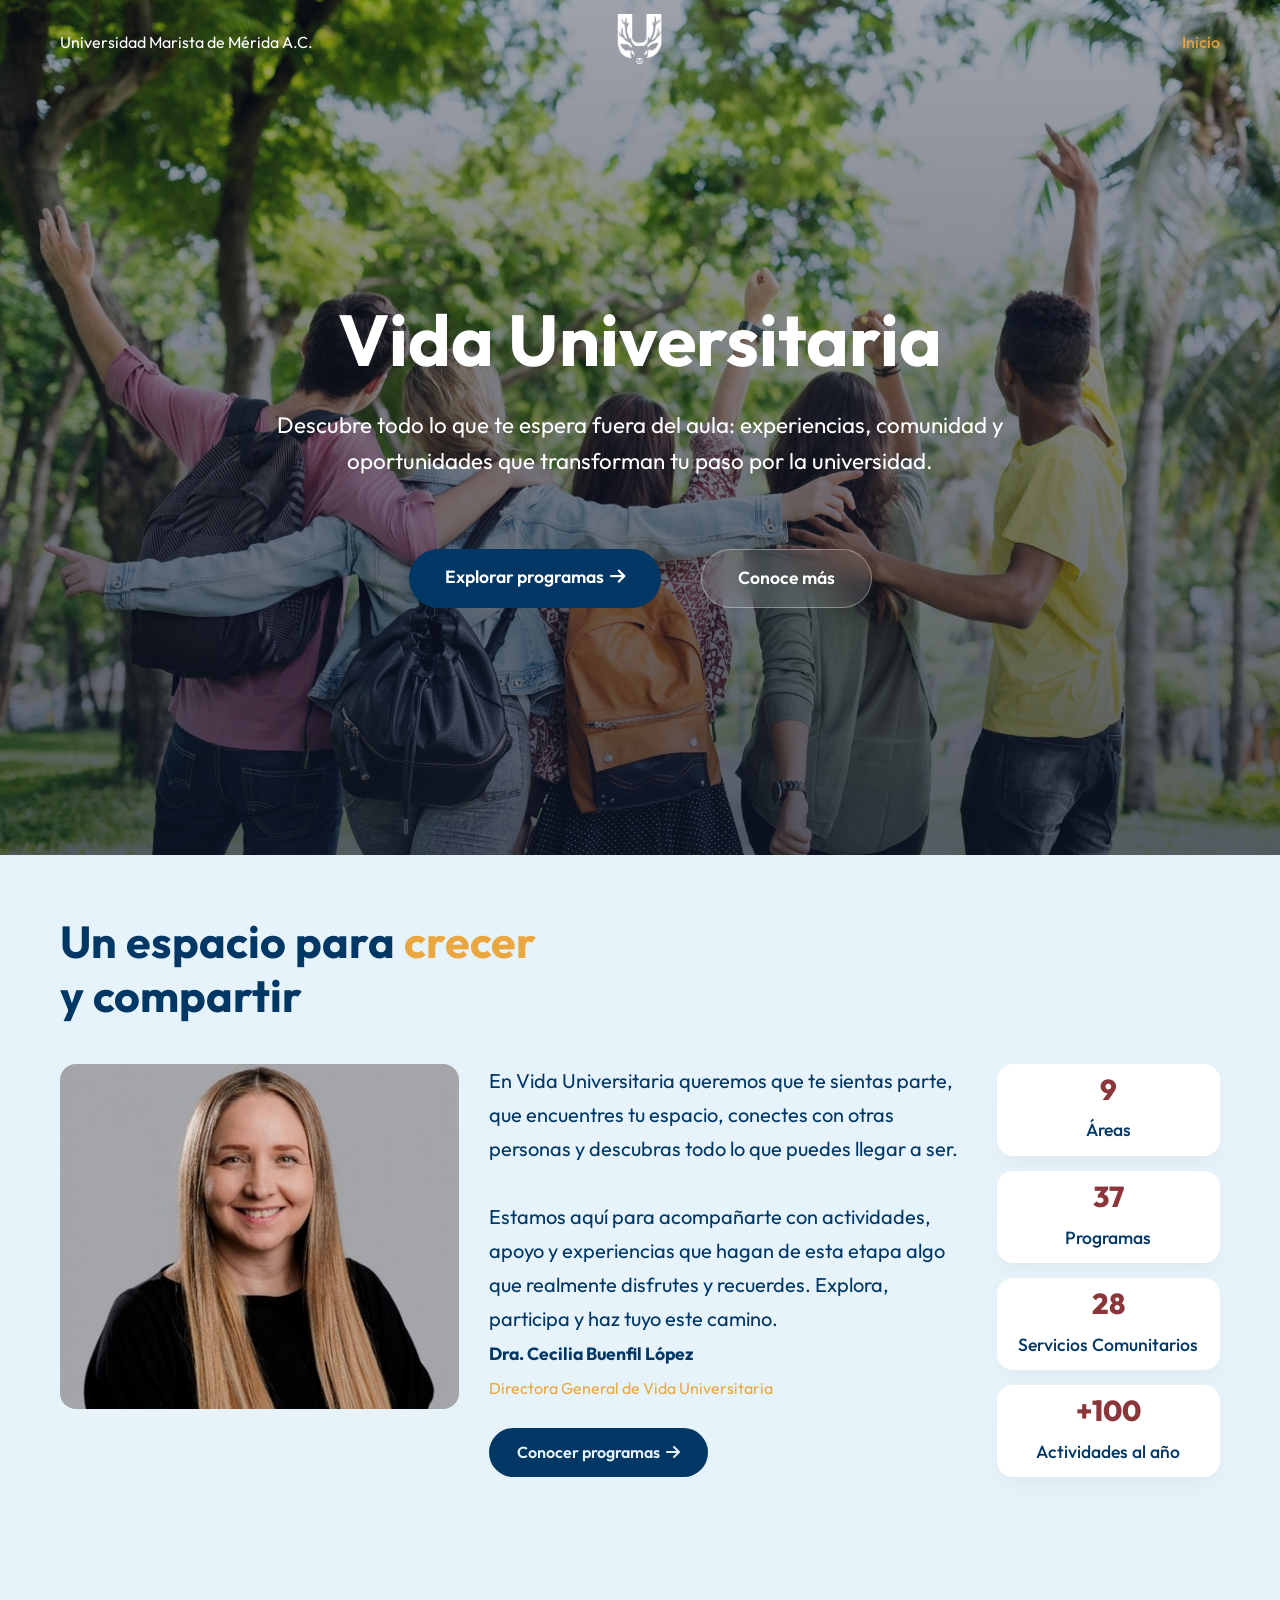
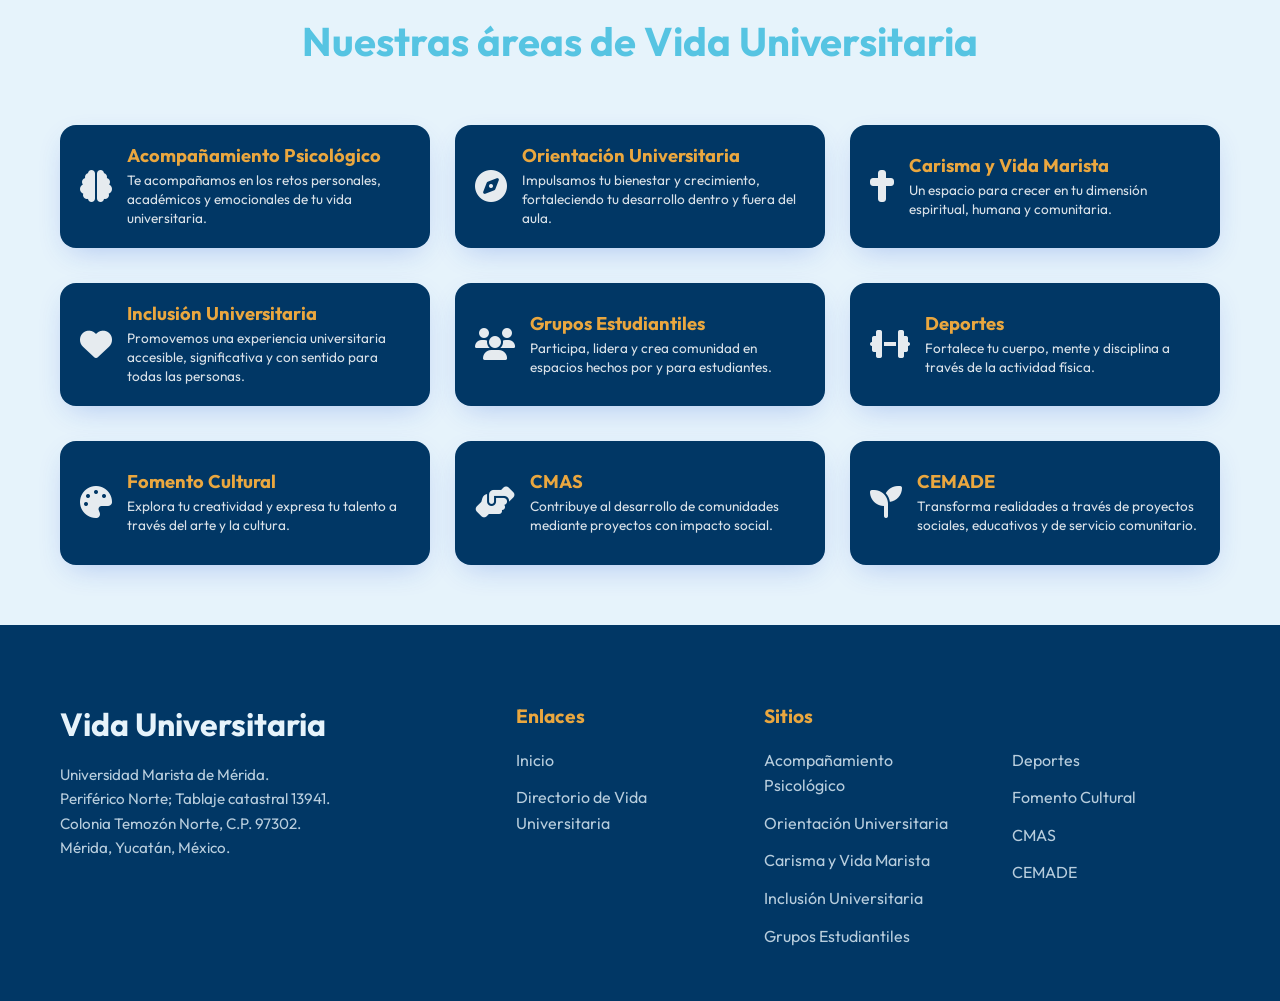
<file: index.html>
<!DOCTYPE html>
<html lang="en">
<head>
  <meta charset="UTF-8">
  <meta name="viewport" content="width=device-width, initial-scale=1.0">
  <title>Vida Universitaria UMM</title>
  
  <meta name="description" content="Descubre todo lo que te espera fuera del aula: experiencias, comunidad y oportunidades que transforman tu paso por la Universidad Marista.">
  
  <!-- Open Graph / Redes Sociales -->
  <meta property="og:type" content="website">
  <meta property="og:title" content="Vida Universitaria UMM">
  <meta property="og:description" content="Descubre todo lo que te espera fuera del aula: experiencias, comunidad y oportunidades que transforman tu paso por la Universidad Marista.">
  <!-- Puedes sustituir "46877.jpg" por la ruta de cualquier otra imagen que prefieras (idealmente con el link completo si es posible) -->
  <meta property="og:image" content="https://raw.githubusercontent.com/VidaUniversitaria/Inicio/main/46877.jpg">
  <link rel="preconnect" href="https://fonts.googleapis.com">
  <link rel="preconnect" href="https://fonts.gstatic.com" crossorigin>
  <link href="https://fonts.googleapis.com/css2?family=Outfit:wght@400;500;600;700;800&display=swap" rel="stylesheet">
  
  <link rel="stylesheet" href="https://cdnjs.cloudflare.com/ajax/libs/font-awesome/6.4.0/css/all.min.css">
  
  <link rel="stylesheet" href="styles.css">
</head>
<body>

  <!-- HIGHLIGHT: HERO SECTION -->
  <section class="hero" id="home">
    <div class="overlay"></div>
    <header class="navbar">
      <div class="nav-left">
        <span class="logo">Universidad Marista de Mérida A.C.</span>
      </div>
      <div class="nav-center">
        <a href="#home"><img src="Logo.png" alt="Logo Vida Marista" class="nav-logo-icon"></a>
      </div>
      <div class="nav-right">
        <a href="#home" style="color: #EAA73F;">Inicio</a>
      </div>
      <div class="mobile-menu-btn" id="mobileMenuBtn">
        <i class="fa-solid fa-bars"></i>
      </div>
    </header>

    <div class="hero-content">
      <h1>Vida Universitaria</h1>
      <p>Descubre todo lo que te espera fuera del aula: experiencias, comunidad y oportunidades que transforman tu paso por la universidad.</p>
      
      <div class="hero-actions">
        <a href="#course" class="btn btn-primary">Explorar programas &nbsp;<i class="fa-solid fa-arrow-right"></i></a>
        <a href="#about" class="btn btn-glass">Conoce más</a>
      </div>
    </div>
  </section>

  <!-- HIGHLIGHT: COMMITMENT SECTION -->
  <section class="commitment" id="about" style="padding: 60px 0 80px;">
    <div class="container">
      <div class="commitment-header">
        <h2>Un espacio para <span style="color: #EAA73F;">crecer</span><br>y compartir</h2>
        <p></p>
      </div>

      <div class="commitment-grid">
        <div class="col-left" style="display: flex; align-items: stretch;">
          <img src="Personal/Directora.jpg" alt="Directora" class="img-main" style="height: 100%; max-height: 345px;">
        </div>
        
        <div class="col-center" style="justify-content: flex-start;">
          <p class="center-desc" style="margin-top: 0; font-size: 1.25rem; line-height: 1.7; text-align: left;">
            En Vida Universitaria queremos que te sientas parte, que encuentres tu espacio, conectes con otras personas y descubras todo lo que puedes llegar a ser.<br><br>
            Estamos aquí para acompañarte con actividades, apoyo y experiencias que hagan de esta etapa algo que realmente disfrutes y recuerdes. Explora, participa y haz tuyo este camino.<br>
            <strong style="font-size: 1.1rem;">Dra. Cecilia Buenfil López</strong><br>
            <span style="color: #EAA73F; font-size: 1rem;">Directora General de Vida Universitaria</span>
          </p>
          <a href="#course" class="btn btn-primary btn-round" style="margin-top: auto;">Conocer programas &nbsp;<i class="fa-solid fa-arrow-right"></i></a>
        </div>
        
        <div class="col-right">
          <div class="stat-card" style="padding: 10px 20px;">
            <span class="stat-num text-primary">9</span>
            <span class="stat-label">Áreas</span>
          </div>
          <div class="stat-card" style="padding: 10px 20px;">
            <span class="stat-num text-green">37</span>
            <span class="stat-label">Programas</span>
          </div>
          <div class="stat-card" style="padding: 10px 20px;">
            <span class="stat-num text-blue-light">28</span>
            <span class="stat-label">Servicios Comunitarios</span>
          </div>
          <div class="stat-card" style="padding: 10px 20px;">
            <span class="stat-num text-primary">+100</span>
            <span class="stat-label">Actividades al año</span>
          </div>
        </div>
      </div>
    </div>
  </section>

  <!-- HIGHLIGHT: OFFERINGS SECTION -->
  <section class="offerings" id="course" style="padding: 60px 0;">
    <div class="container offerings-container">
      <div class="section-title center">
        <h2 class="text-primary-dark" style="margin-bottom: 0;">Nuestras áreas de Vida Universitaria</h2>
      </div>

      <div class="offerings-grid">
        <a href="acompanamiento-psicologico.html" class="course-card" style="text-decoration: none;">
          <div class="course-icon"><i class="fa-solid fa-brain"></i></div>
          <div class="course-info">
            <h3>Acompañamiento Psicológico</h3>
            <p>Te acompañamos en los retos personales, académicos y emocionales de tu vida universitaria.</p>
          </div>
        </a>
        <a href="orientacion-universitaria.html" class="course-card" style="text-decoration: none;">
          <div class="course-icon"><i class="fa-solid fa-compass"></i></div>
          <div class="course-info">
            <h3>Orientación Universitaria</h3>
            <p>Impulsamos tu bienestar y crecimiento, fortaleciendo tu desarrollo dentro y fuera del aula.</p>
          </div>
        </a>
        <a href="carisma-y-vida-marista.html" class="course-card" style="text-decoration: none;">
          <div class="course-icon"><i class="fa-solid fa-cross"></i></div>
          <div class="course-info">
            <h3>Carisma y Vida Marista</h3>
            <p>Un espacio para crecer en tu dimensión espiritual, humana y comunitaria.</p>
          </div>
        </a>
        <a href="inclusion-universitaria.html" class="course-card" style="text-decoration: none;">
          <div class="course-icon"><i class="fa-solid fa-heart"></i></div>
          <div class="course-info">
            <h3>Inclusión Universitaria</h3>
            <p>Promovemos una experiencia universitaria accesible, significativa y con sentido para todas las personas.</p>
          </div>
        </a>
        <a href="grupos-estudiantiles.html" class="course-card" style="text-decoration: none;">
          <div class="course-icon"><i class="fa-solid fa-users"></i></div>
          <div class="course-info">
            <h3>Grupos Estudiantiles</h3>
            <p>Participa, lidera y crea comunidad en espacios hechos por y para estudiantes.</p>
          </div>
        </a>
        <a href="deportes.html" class="course-card" style="text-decoration: none;">
          <div class="course-icon"><i class="fa-solid fa-dumbbell"></i></div>
          <div class="course-info">
            <h3>Deportes</h3>
            <p>Fortalece tu cuerpo, mente y disciplina a través de la actividad física.</p>
          </div>
        </a>
        <a href="fomento-cultural.html" class="course-card" style="text-decoration: none;">
          <div class="course-icon"><i class="fa-solid fa-palette"></i></div>
          <div class="course-info">
            <h3>Fomento Cultural</h3>
            <p>Explora tu creatividad y expresa tu talento a través del arte y la cultura.</p>
          </div>
        </a>
        <a href="cmas.html" class="course-card" style="text-decoration: none;">
          <div class="course-icon"><i class="fa-solid fa-handshake-angle"></i></div>
          <div class="course-info">
            <h3>CMAS</h3>
            <p>Contribuye al desarrollo de comunidades mediante proyectos con impacto social.</p>
          </div>
        </a>
        <a href="cemade.html" class="course-card" style="text-decoration: none;">
          <div class="course-icon"><i class="fa-solid fa-seedling"></i></div>
          <div class="course-info">
            <h3>CEMADE</h3>
            <p>Transforma realidades a través de proyectos sociales, educativos y de servicio comunitario.</p>
          </div>
        </a>
      </div>
    </div>
  </section>









  <!-- HIGHLIGHT: FOOTER -->
  <footer class="footer">
    <div class="container footer-grid">
      <div class="footer-brand">
        <h2>Vida Universitaria</h2>
        <p>Universidad Marista de Mérida.<br>Periférico Norte; Tablaje catastral 13941.<br>Colonia Temozón Norte, C.P. 97302.<br>Mérida, Yucatán, México.</p>
      </div>
      
      <div class="footer-links">
        <h3>Enlaces</h3>
        <ul>
          <li><a href="#home">Inicio</a></li>
          <li><a href="directorio-vida-universitaria.html">Directorio de Vida Universitaria</a></li>
        </ul>
      </div>
      
      <div class="footer-links">
        <h3>Sitios</h3>
        <ul>
          <li><a href="acompanamiento-psicologico.html">Acompañamiento Psicológico</a></li>
          <li><a href="orientacion-universitaria.html">Orientación Universitaria</a></li>
          <li><a href="carisma-y-vida-marista.html">Carisma y Vida Marista</a></li>
          <li><a href="inclusion-universitaria.html">Inclusión Universitaria</a></li>
          <li><a href="grupos-estudiantiles.html">Grupos Estudiantiles</a></li>
        </ul>
      </div>
      
      <div class="footer-links">
        <h3 style="visibility: hidden;">Áreas Extras</h3>
        <ul>
          <li><a href="deportes.html">Deportes</a></li>
          <li><a href="fomento-cultural.html">Fomento Cultural</a></li>
          <li><a href="cmas.html">CMAS</a></li>
          <li><a href="cemade.html">CEMADE</a></li>
        </ul>
      </div>
    </div>
  </footer>

  <script src="script.js"></script>

  <!-- Mobile Menu Overlay -->
  <div class="mobile-menu-overlay" id="mobileMenuOverlay">
    <div class="mobile-menu-close" id="mobileMenuClose">
      <i class="fa-solid fa-xmark"></i>
    </div>
    <div class="mobile-menu-content">
      <a href="index.html">Inicio</a>
      <a href="directorio-vida-universitaria.html">Directorio de Vida Universitaria</a>
      <a href="acompanamiento-psicologico.html">Acompañamiento Psicológico</a>
      <a href="orientacion-universitaria.html">Orientación Universitaria</a>
      <a href="carisma-y-vida-marista.html">Carisma y Vida Marista</a>
      <a href="inclusion-universitaria.html">Inclusión Universitaria</a>
      <a href="grupos-estudiantiles.html">Grupos Estudiantiles</a>
      <a href="deportes.html">Deportes</a>
      <a href="fomento-cultural.html">Fomento Cultural</a>
      <a href="cmas.html">CMAS</a>
      <a href="cemade.html">CEMADE</a>
    </div>
  </div>

</body>
</html>
</file>
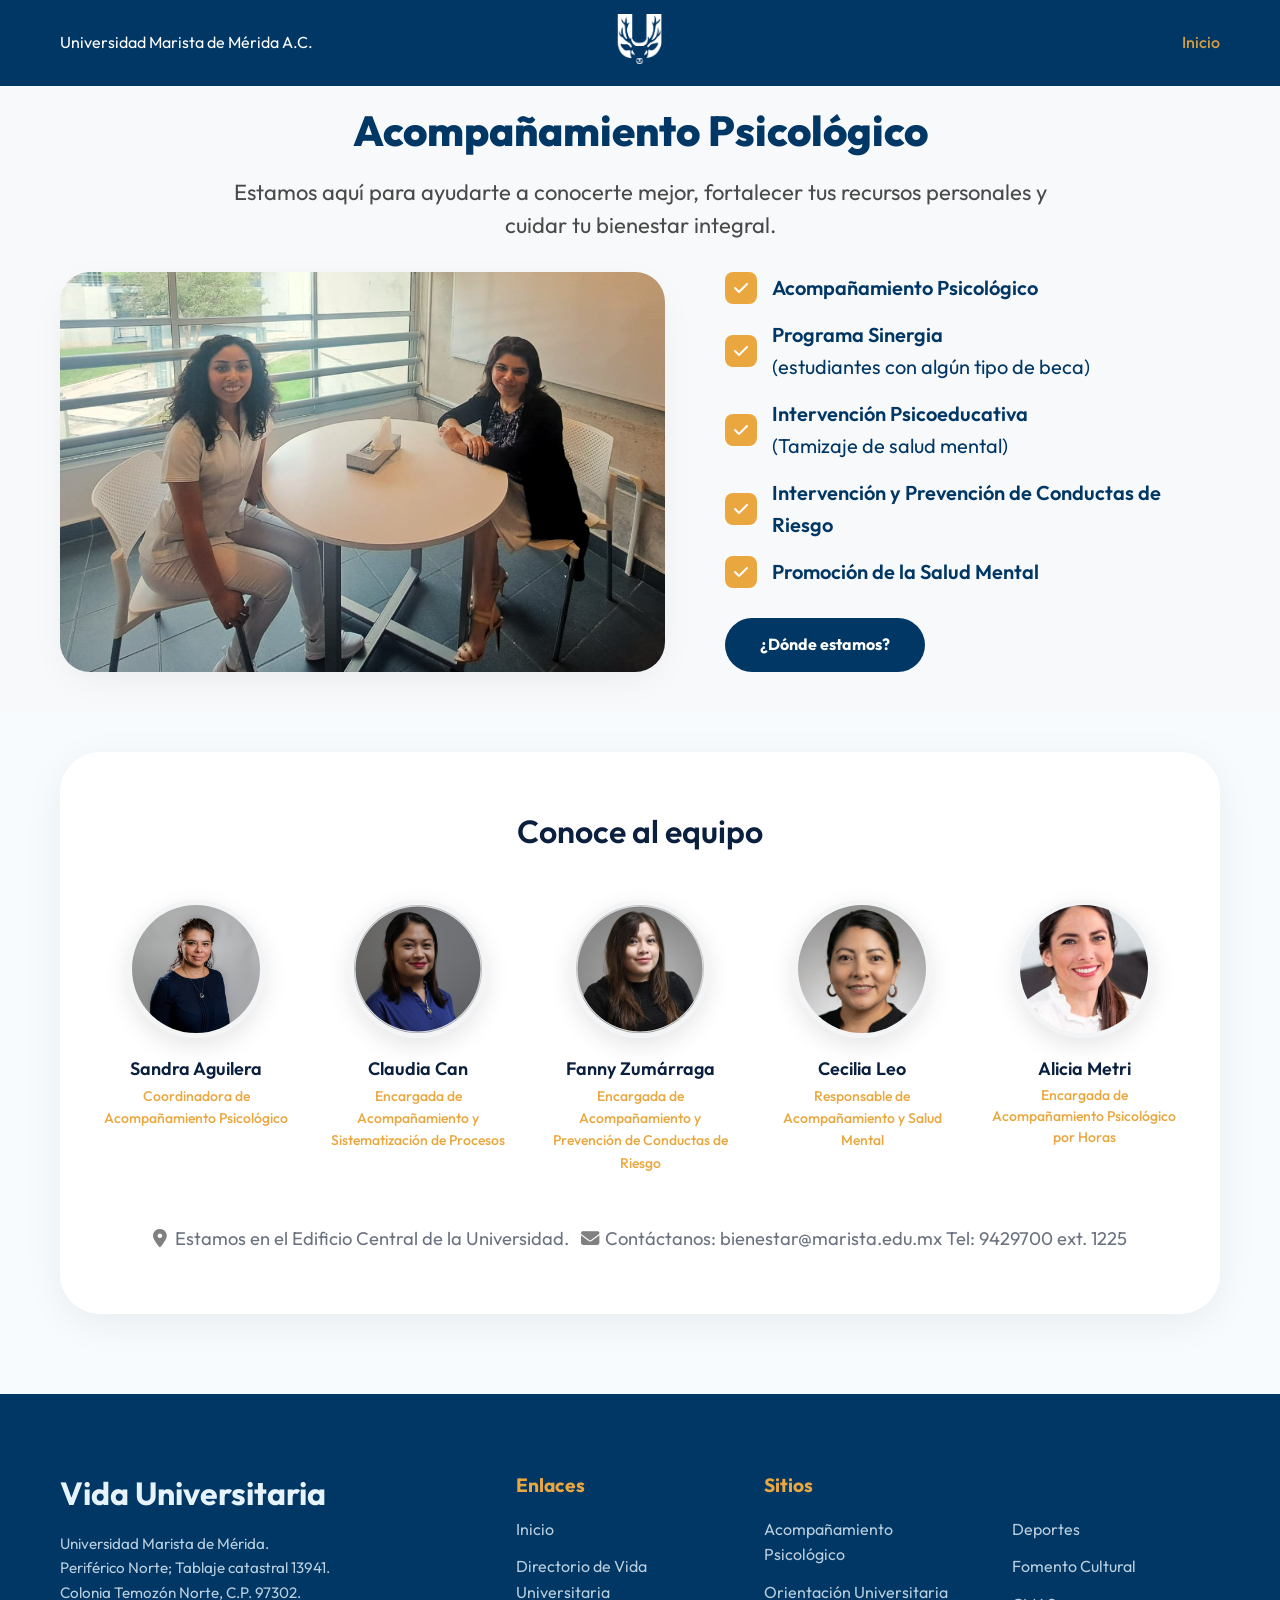
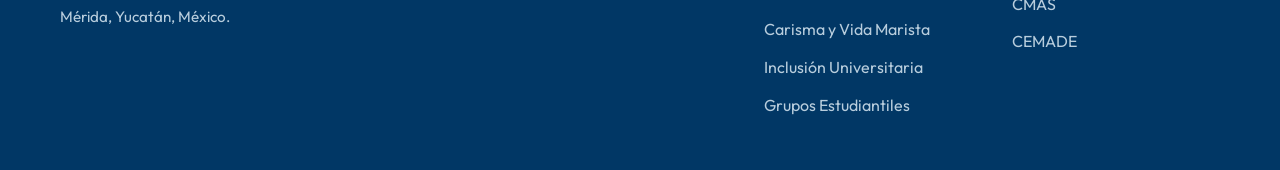
<file: acompanamiento-psicologico.html>
<!DOCTYPE html>
<html lang="es">

<head>
  <meta charset="UTF-8">
  <meta name="viewport" content="width=device-width, initial-scale=1.0">
  <title>Acompañamiento Psicológico - Vida Universitaria UMM</title>
  <link href="https://fonts.googleapis.com/css2?family=Outfit:wght@400;500;600;700;800&display=swap" rel="stylesheet">
  <link rel="stylesheet" href="https://cdnjs.cloudflare.com/ajax/libs/font-awesome/6.4.0/css/all.min.css">
  <link rel="stylesheet" href="styles.css">
</head>

<body>

  <header class="navbar" style="background-color: var(--primary); position: relative;">
    <div class="nav-left">
      <span class="logo">Universidad Marista de Mérida A.C.</span>
    </div>
    <div class="nav-center">
      <a href="index.html"><img src="Logo.png" alt="Logo Vida Marista" class="nav-logo-icon"></a>
    </div>
    <div class="nav-right">
      <a href="index.html" style="color: #EAA73F;">Inicio</a>
    </div>
    <div class="mobile-menu-btn" id="mobileMenuBtn">
      <i class="fa-solid fa-bars"></i>
    </div>
  </header>

  <section class="modelo-section">
    <div class="modelo-header">
      <h1 class="modelo-title">Acompañamiento Psicológico</h1>
      <p class="modelo-subtitle">Estamos aquí para ayudarte a conocerte mejor, fortalecer tus recursos personales y
        cuidar tu bienestar integral.</p>
    </div>
    <div class="modelo-container">
      <div class="modelo-img-col">
        <img src="paraAP.jpeg" alt="Acompañamiento Psicológico" class="modelo-img">
      </div>
      <div class="modelo-text-col">
        <div class="modelo-checklist">
          <div class="modelo-check-item">
            <div class="modelo-check-icon"><i class="fa-solid fa-check"></i></div>
            <span class="modelo-check-text">Acompañamiento Psicológico</span>
          </div>
          <div class="modelo-check-item">
            <div class="modelo-check-icon"><i class="fa-solid fa-check"></i></div>
            <span class="modelo-check-text">Programa Sinergia<br><span style="font-weight: 400;">(estudiantes con algún
                tipo de beca)</span></span>
          </div>
          <div class="modelo-check-item">
            <div class="modelo-check-icon"><i class="fa-solid fa-check"></i></div>
            <span class="modelo-check-text">Intervención Psicoeducativa<br><span style="font-weight: 400;">(Tamizaje de salud mental)</span></span>
          </div>
          <div class="modelo-check-item">
            <div class="modelo-check-icon"><i class="fa-solid fa-check"></i></div>
            <span class="modelo-check-text">Intervención y Prevención de Conductas de Riesgo</span>
          </div>
          <div class="modelo-check-item">
            <div class="modelo-check-icon"><i class="fa-solid fa-check"></i></div>
            <span class="modelo-check-text">Promoción de la Salud Mental</span>
          </div>
        </div>

        <a href="#equipo" class="modelo-btn">¿Dónde estamos?</a>
      </div>
    </div>
  </section>

  <section class="modelo3-wrapper" id="equipo" style="background-color: #f8fbfd;">
    <div class="container">
      <div class="modelo3-section">
        <div class="modelo3-header">
          <h2 class="modelo3-title">Conoce al equipo</h2>
        </div>
        <div class="modelo3-grid">
          <div class="modelo3-card">
            <img src="Personal/acompañamiento psicologico/1.jpg" class="modelo3-avatar" alt="Sandra Aguilera">
            <h3 class="modelo3-name">Sandra Aguilera</h3>
            <p class="modelo3-role">Coordinadora de Acompañamiento Psicológico</p>
          </div>
          <div class="modelo3-card">
            <img src="Personal/acompañamiento psicologico/2.jpg?v=update" class="modelo3-avatar" alt="Claudia Can">
            <h3 class="modelo3-name">Claudia Can</h3>
            <p class="modelo3-role">Encargada de Acompañamiento y Sistematización de Procesos</p>
          </div>
          <div class="modelo3-card">
            <img src="Personal/acompañamiento psicologico/3.jpg" class="modelo3-avatar" alt="Fanny Zumárraga">
            <h3 class="modelo3-name">Fanny Zumárraga</h3>
            <p class="modelo3-role">Encargada de Acompañamiento y Prevención de Conductas de Riesgo</p>
          </div>
          <div class="modelo3-card">
            <img src="Personal/acompañamiento psicologico/4.png"
              class="modelo3-avatar" alt="Cecilia Leo">
            <h3 class="modelo3-name">Cecilia Leo</h3>
            <p class="modelo3-role">Responsable de Acompañamiento y Salud Mental</p>
          </div>
          <div class="modelo3-card">
            <img src="Personal/acompañamiento psicologico/5.jpeg" class="modelo3-avatar" alt="Alicia Metri">
            <h3 class="modelo3-name">Alicia Metri</h3>
            <p class="modelo3-role" style="line-height: 1.5;">Encargada de Acompañamiento Psicológico por Horas</p>
          </div>
        </div>
        <p class="modelo3-subtitle" style="margin-top: 50px; font-size: 1.15rem;"><i class="fa-solid fa-location-dot"
            style="color: gray; margin-right: 8px;"></i>Estamos en el Edificio Central de la Universidad. <br class="contact-break"><i
            class="fa-solid fa-envelope" style="color: gray; margin-right: 6px; margin-left: 8px;"></i>Contáctanos:
          bienestar@marista.edu.mx Tel: 9429700 ext. 1225</p>
      </div>
    </div>
  </section>

  <footer class="footer">
    <div class="container footer-grid">
      <div class="footer-brand">
        <h2>Vida Universitaria</h2>
        <p>Universidad Marista de Mérida.<br>Periférico Norte; Tablaje catastral 13941.<br>Colonia Temozón Norte, C.P.
          97302.<br>Mérida, Yucatán, México.</p>
      </div>

      <div class="footer-links">
        <h3>Enlaces</h3>
        <ul>
          <li><a href="index.html">Inicio</a></li>
          <li><a href="directorio-vida-universitaria.html">Directorio de Vida Universitaria</a></li>
        </ul>
      </div>

      <div class="footer-links">
        <h3>Sitios</h3>
        <ul>
          <li><a href="acompanamiento-psicologico.html">Acompañamiento Psicológico</a></li>
          <li><a href="orientacion-universitaria.html">Orientación Universitaria</a></li>
          <li><a href="carisma-y-vida-marista.html">Carisma y Vida Marista</a></li>
          <li><a href="inclusion-universitaria.html">Inclusión Universitaria</a></li>
          <li><a href="grupos-estudiantiles.html">Grupos Estudiantiles</a></li>
        </ul>
      </div>

      <div class="footer-links">
        <h3 style="visibility: hidden;">Áreas Extras</h3>
        <ul>
          <li><a href="deportes.html">Deportes</a></li>
          <li><a href="fomento-cultural.html">Fomento Cultural</a></li>
          <li><a href="cmas.html">CMAS</a></li>
          <li><a href="cemade.html">CEMADE</a></li>
        </ul>
      </div>
    </div>
  </footer>

  <script src="script.js"></script>

  <!-- Mobile Menu Overlay -->
  <div class="mobile-menu-overlay" id="mobileMenuOverlay">
    <div class="mobile-menu-close" id="mobileMenuClose">
      <i class="fa-solid fa-xmark"></i>
    </div>
    <div class="mobile-menu-content">
      <a href="index.html">Inicio</a>
      <a href="directorio-vida-universitaria.html">Directorio de Vida Universitaria</a>
      <a href="acompanamiento-psicologico.html">Acompañamiento Psicológico</a>
      <a href="orientacion-universitaria.html">Orientación Universitaria</a>
      <a href="carisma-y-vida-marista.html">Carisma y Vida Marista</a>
      <a href="inclusion-universitaria.html">Inclusión Universitaria</a>
      <a href="grupos-estudiantiles.html">Grupos Estudiantiles</a>
      <a href="deportes.html">Deportes</a>
      <a href="fomento-cultural.html">Fomento Cultural</a>
      <a href="cmas.html">CMAS</a>
      <a href="cemade.html">CEMADE</a>
    </div>
  </div>

</body>

</html>
</file>
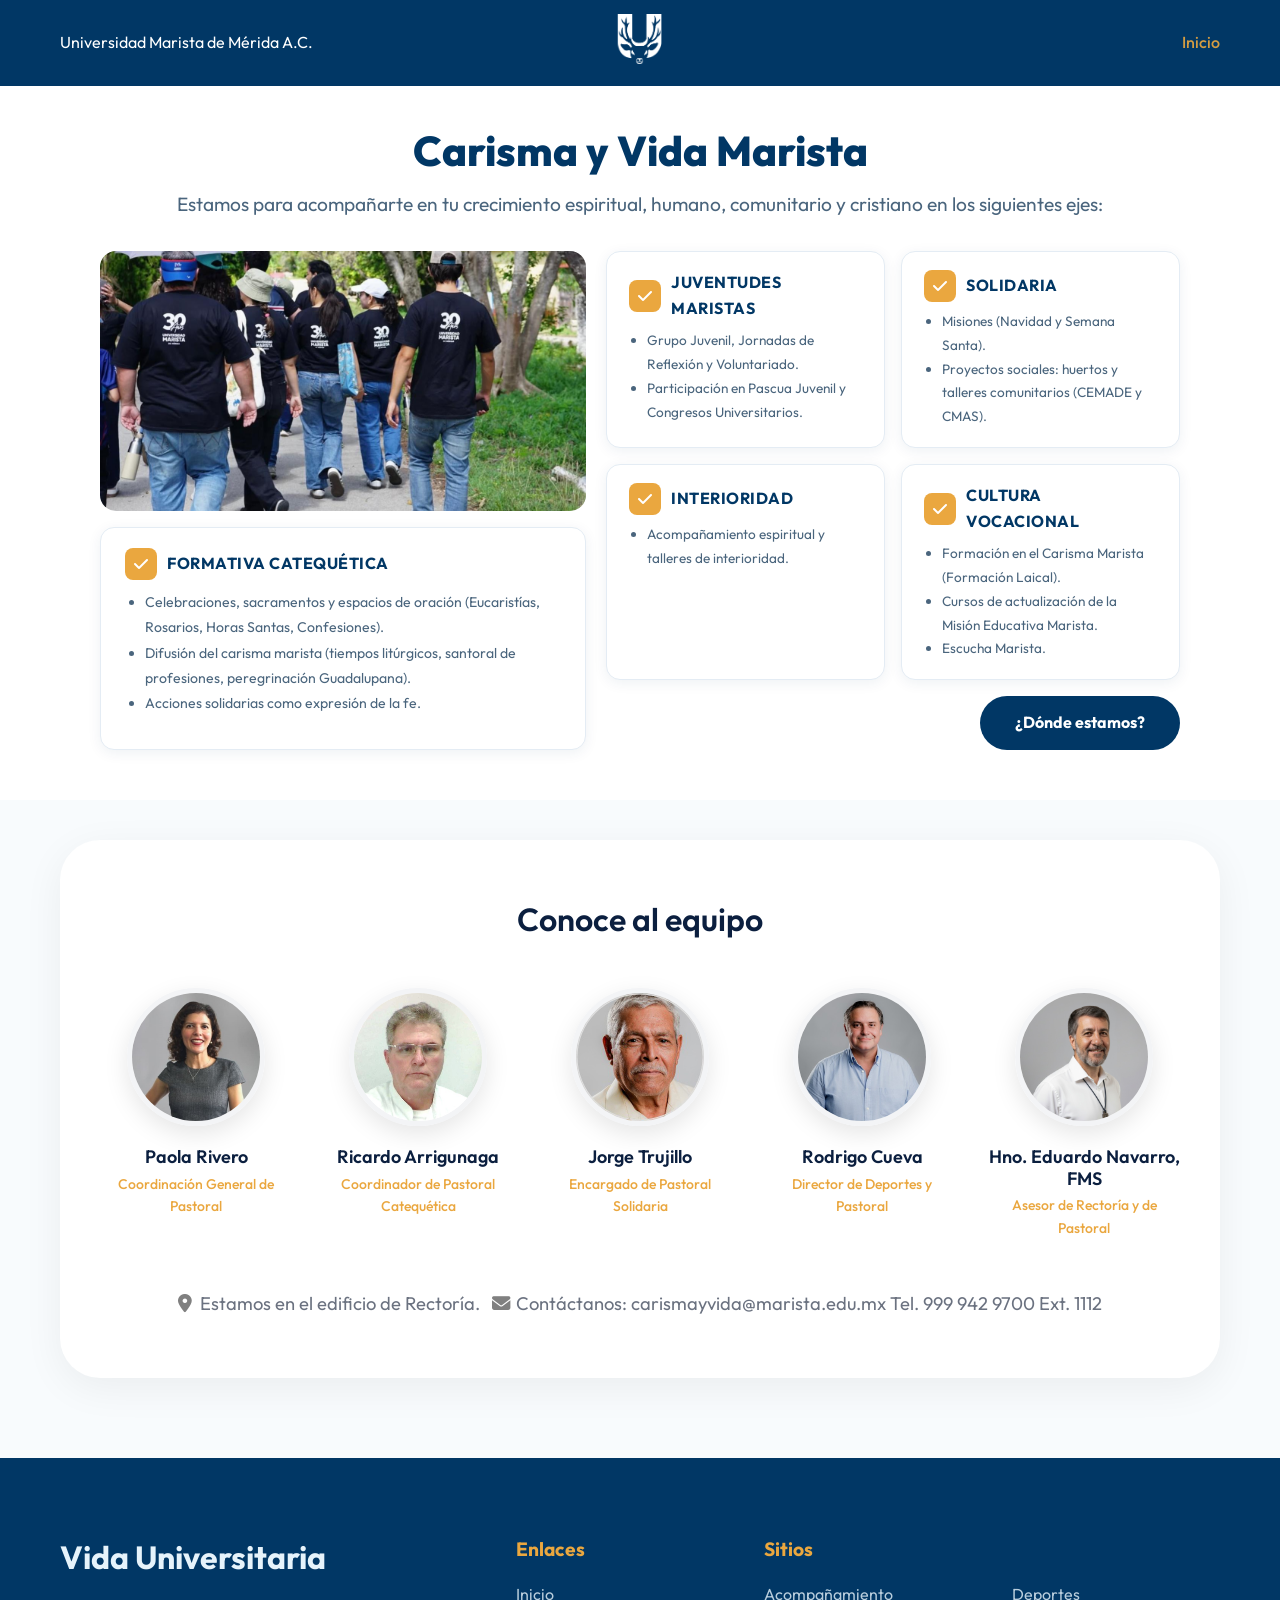
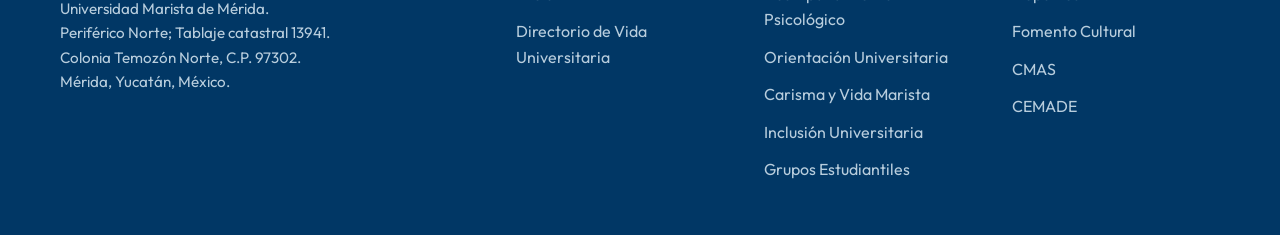
<file: carisma-y-vida-marista.html>
<!DOCTYPE html>
<html lang="es">
<head>
  <meta charset="UTF-8">
  <meta name="viewport" content="width=device-width, initial-scale=1.0">
  <title>Carisma y Vida Marista - Vida Universitaria UMM</title>
  <link href="https://fonts.googleapis.com/css2?family=Outfit:wght@400;500;600;700;800&display=swap" rel="stylesheet">
  <link rel="stylesheet" href="https://cdnjs.cloudflare.com/ajax/libs/font-awesome/6.4.0/css/all.min.css">
  <link rel="stylesheet" href="styles.css">
</head>
<body>

  <header class="navbar" style="background-color: var(--primary); position: relative;">
    <div class="nav-left">
      <span class="logo">Universidad Marista de Mérida A.C.</span>
    </div>
    <div class="nav-center">
      <a href="index.html"><img src="Logo.png" alt="Logo Vida Marista" class="nav-logo-icon"></a>
    </div>
    <div class="nav-right">
      <a href="index.html" style="color: #EAA73F;">Inicio</a>
    </div>
    <div class="mobile-menu-btn" id="mobileMenuBtn">
      <i class="fa-solid fa-bars"></i>
    </div>
  </header>

  <!-- SECCIÓN PRINCIPAL -->
  <section style="background: #ffffff; padding: 40px 0 50px;">
    <div style="max-width: 1160px; margin: 0 auto; padding: 0 40px;">

      <!-- Título y descripción centrados -->
      <div style="text-align: center; margin-bottom: 30px;">
        <h1 style="font-size: 2.6rem; font-weight: 800; color: #013765; line-height: 1.2; margin-bottom: 12px;">
          Carisma y Vida Marista
        </h1>
        <p style="color: #4a657d; font-size: 1.2rem; line-height: 1.75; margin: 0 auto;">
          Estamos para acompañarte en tu crecimiento espiritual, humano, comunitario y cristiano en los siguientes ejes:
        </p>
      </div>

      <!-- DOS COLUMNAS: izq (foto + formativa) | der (4 bullets + botón) -->
      <div class="carisma-flex-row" style="display: flex; gap: 20px; align-items: stretch;">

        <!-- COLUMNA IZQUIERDA: imagen + Formativa Catequética -->
        <div style="flex: 0 0 45%; display: flex; flex-direction: column; gap: 16px;">
          <!-- Imagen -->
          <img src="misionesfoto.jpeg" alt="Carisma y Vida Marista"
            style="width: 100%; height: 260px; object-fit: cover; border-radius: 16px; display: block;">

          <!-- Formativa Catequética -->
          <div style="background: #fff; border: 1px solid #e4ecf4; border-radius: 14px; padding: 20px 24px; box-shadow: 0 3px 14px rgba(1,55,101,0.07); flex: 1;">
            <div style="display: flex; align-items: center; gap: 10px; margin-bottom: 10px;">
              <div class="modelo-check-icon" style="flex-shrink: 0;"><i class="fa-solid fa-check"></i></div>
              <strong style="color: #013765; font-size: 1rem; letter-spacing: 0.5px; text-transform: uppercase;">Formativa Catequética</strong>
            </div>
            <ul style="list-style: disc; padding-left: 20px; margin: 0; color: #4a657d; font-size: 0.88rem; line-height: 1.8;">
              <li>Celebraciones, sacramentos y espacios de oración (Eucaristías, Rosarios, Horas Santas, Confesiones).</li>
              <li>Difusión del carisma marista (tiempos litúrgicos, santoral de profesiones, peregrinación Guadalupana).</li>
              <li>Acciones solidarias como expresión de la fe.</li>
            </ul>
          </div>
        </div>

        <!-- COLUMNA DERECHA: 4 bullets en grid 2x2 + botón -->
        <div style="flex: 1; display: flex; flex-direction: column; gap: 16px;">

          <!-- Grid 2x2 -->
          <div class="carisma-grid" style="display: grid; grid-template-columns: 1fr 1fr; gap: 16px; flex: 1;">

            <!-- Juventudes Maristas -->
            <div style="background: #fff; border: 1px solid #e4ecf4; border-radius: 14px; padding: 18px 22px; box-shadow: 0 3px 14px rgba(1,55,101,0.07);">
              <div style="display: flex; align-items: center; gap: 10px; margin-bottom: 8px;">
                <div class="modelo-check-icon" style="flex-shrink: 0;"><i class="fa-solid fa-check"></i></div>
                <strong style="color: #013765; font-size: 1rem; letter-spacing: 0.5px; text-transform: uppercase;">Juventudes Maristas</strong>
              </div>
              <ul style="list-style: disc; padding-left: 18px; margin: 0; color: #4a657d; font-size: 0.85rem; line-height: 1.75;">
                <li>Grupo Juvenil, Jornadas de Reflexión y Voluntariado.</li>
                <li>Participación en Pascua Juvenil y Congresos Universitarios.</li>
              </ul>
            </div>

            <!-- Solidaria -->
            <div style="background: #fff; border: 1px solid #e4ecf4; border-radius: 14px; padding: 18px 22px; box-shadow: 0 3px 14px rgba(1,55,101,0.07);">
              <div style="display: flex; align-items: center; gap: 10px; margin-bottom: 8px;">
                <div class="modelo-check-icon" style="flex-shrink: 0;"><i class="fa-solid fa-check"></i></div>
                <strong style="color: #013765; font-size: 1rem; letter-spacing: 0.5px; text-transform: uppercase;">Solidaria</strong>
              </div>
              <ul style="list-style: disc; padding-left: 18px; margin: 0; color: #4a657d; font-size: 0.85rem; line-height: 1.75;">
                <li>Misiones (Navidad y Semana Santa).</li>
                <li>Proyectos sociales: huertos y talleres comunitarios (CEMADE y CMAS).</li>
              </ul>
            </div>

            <!-- Interioridad -->
            <div style="background: #fff; border: 1px solid #e4ecf4; border-radius: 14px; padding: 18px 22px; box-shadow: 0 3px 14px rgba(1,55,101,0.07);">
              <div style="display: flex; align-items: center; gap: 10px; margin-bottom: 8px;">
                <div class="modelo-check-icon" style="flex-shrink: 0;"><i class="fa-solid fa-check"></i></div>
                <strong style="color: #013765; font-size: 1rem; letter-spacing: 0.5px; text-transform: uppercase;">Interioridad</strong>
              </div>
              <ul style="list-style: disc; padding-left: 18px; margin: 0; color: #4a657d; font-size: 0.85rem; line-height: 1.75;">
                <li>Acompañamiento espiritual y talleres de interioridad.</li>
              </ul>
            </div>

            <!-- Cultura Vocacional -->
            <div style="background: #fff; border: 1px solid #e4ecf4; border-radius: 14px; padding: 18px 22px; box-shadow: 0 3px 14px rgba(1,55,101,0.07);">
              <div style="display: flex; align-items: center; gap: 10px; margin-bottom: 8px;">
                <div class="modelo-check-icon" style="flex-shrink: 0;"><i class="fa-solid fa-check"></i></div>
                <strong style="color: #013765; font-size: 1rem; letter-spacing: 0.5px; text-transform: uppercase;">Cultura Vocacional</strong>
              </div>
              <ul style="list-style: disc; padding-left: 18px; margin: 0; color: #4a657d; font-size: 0.85rem; line-height: 1.75;">
                <li>Formación en el Carisma Marista (Formación Laical).</li>
                <li>Cursos de actualización de la Misión Educativa Marista.</li>
                <li>Escucha Marista.</li>
              </ul>
            </div>

          </div>

          <!-- Botón alineado a la derecha -->
          <div style="text-align: right;">
            <a href="#equipo" class="modelo-btn">¿Dónde estamos?</a>
          </div>

        </div>

      </div>

    </div>
  </section>

  <section class="modelo3-wrapper" id="equipo" style="background-color: #f8fbfd;">
    <div class="container">
      <div class="modelo3-section">
        <div class="modelo3-header">
          <h2 class="modelo3-title">Conoce al equipo</h2>
        </div>
        <div class="modelo3-grid">
          <div class="modelo3-card">
            <img src="Personal/carisma y vida marista/1.jpg" class="modelo3-avatar" alt="Paola Rivero">
            <h3 class="modelo3-name">Paola Rivero</h3>
            <p class="modelo3-role">Coordinación General de Pastoral</p>
          </div>
          <div class="modelo3-card">
            <img src="Personal/carisma y vida marista/3.jpg" class="modelo3-avatar" alt="Ricardo Arrigunaga">
            <h3 class="modelo3-name">Ricardo Arrigunaga</h3>
            <p class="modelo3-role">Coordinador de Pastoral Catequética</p>
          </div>
          <div class="modelo3-card">
            <img src="Personal/carisma y vida marista/2.jpg" class="modelo3-avatar" alt="Jorge Trujillo">
            <h3 class="modelo3-name">Jorge Trujillo</h3>
            <p class="modelo3-role">Encargado de Pastoral Solidaria</p>
          </div>
          <div class="modelo3-card">
            <img src="Personal/deportes/1.jpg" class="modelo3-avatar" alt="Rodrigo Cueva">
            <h3 class="modelo3-name">Rodrigo Cueva</h3>
            <p class="modelo3-role">Director de Deportes y Pastoral</p>
          </div>
          <div class="modelo3-card">
            <img src="Personal/carisma y vida marista/5.jpeg" class="modelo3-avatar" alt="Hno. Eduardo Navarro">
            <h3 class="modelo3-name">Hno. Eduardo Navarro, FMS</h3>
            <p class="modelo3-role">Asesor de Rectoría y de Pastoral</p>
          </div>
        </div>
        <p class="modelo3-subtitle" style="margin-top: 50px; font-size: 1.15rem;"><i class="fa-solid fa-location-dot" style="color: gray; margin-right: 8px;"></i>Estamos en el edificio de Rectoría. <i class="fa-solid fa-envelope" style="color: gray; margin-right: 6px; margin-left: 8px;"></i>Contáctanos: carismayvida@marista.edu.mx Tel. 999 942 9700 Ext. 1112</p>
      </div>
    </div>
  </section>

  <footer class="footer">
    <div class="container footer-grid">
      <div class="footer-brand">
        <h2>Vida Universitaria</h2>
        <p>Universidad Marista de Mérida.<br>Periférico Norte; Tablaje catastral 13941.<br>Colonia Temozón Norte, C.P. 97302.<br>Mérida, Yucatán, México.</p>
      </div>
      
      <div class="footer-links">
        <h3>Enlaces</h3>
        <ul>
          <li><a href="index.html">Inicio</a></li>
          <li><a href="directorio-vida-universitaria.html">Directorio de Vida Universitaria</a></li>
        </ul>
      </div>
      
      <div class="footer-links">
        <h3>Sitios</h3>
        <ul>
          <li><a href="acompanamiento-psicologico.html">Acompañamiento Psicológico</a></li>
          <li><a href="orientacion-universitaria.html">Orientación Universitaria</a></li>
          <li><a href="carisma-y-vida-marista.html">Carisma y Vida Marista</a></li>
          <li><a href="inclusion-universitaria.html">Inclusión Universitaria</a></li>
          <li><a href="grupos-estudiantiles.html">Grupos Estudiantiles</a></li>
        </ul>
      </div>
      
      <div class="footer-links">
        <h3 style="visibility: hidden;">Áreas Extras</h3>
        <ul>
          <li><a href="deportes.html">Deportes</a></li>
          <li><a href="fomento-cultural.html">Fomento Cultural</a></li>
          <li><a href="cmas.html">CMAS</a></li>
          <li><a href="cemade.html">CEMADE</a></li>
        </ul>
      </div>
    </div>
  </footer>

  <script src="script.js"></script>

  <!-- Mobile Menu Overlay -->
  <div class="mobile-menu-overlay" id="mobileMenuOverlay">
    <div class="mobile-menu-close" id="mobileMenuClose">
      <i class="fa-solid fa-xmark"></i>
    </div>
    <div class="mobile-menu-content">
      <a href="index.html">Inicio</a>
      <a href="directorio-vida-universitaria.html">Directorio de Vida Universitaria</a>
      <a href="acompanamiento-psicologico.html">Acompañamiento Psicológico</a>
      <a href="orientacion-universitaria.html">Orientación Universitaria</a>
      <a href="carisma-y-vida-marista.html">Carisma y Vida Marista</a>
      <a href="inclusion-universitaria.html">Inclusión Universitaria</a>
      <a href="grupos-estudiantiles.html">Grupos Estudiantiles</a>
      <a href="deportes.html">Deportes</a>
      <a href="fomento-cultural.html">Fomento Cultural</a>
      <a href="cmas.html">CMAS</a>
      <a href="cemade.html">CEMADE</a>
    </div>
  </div>

</body>
</html>
</file>
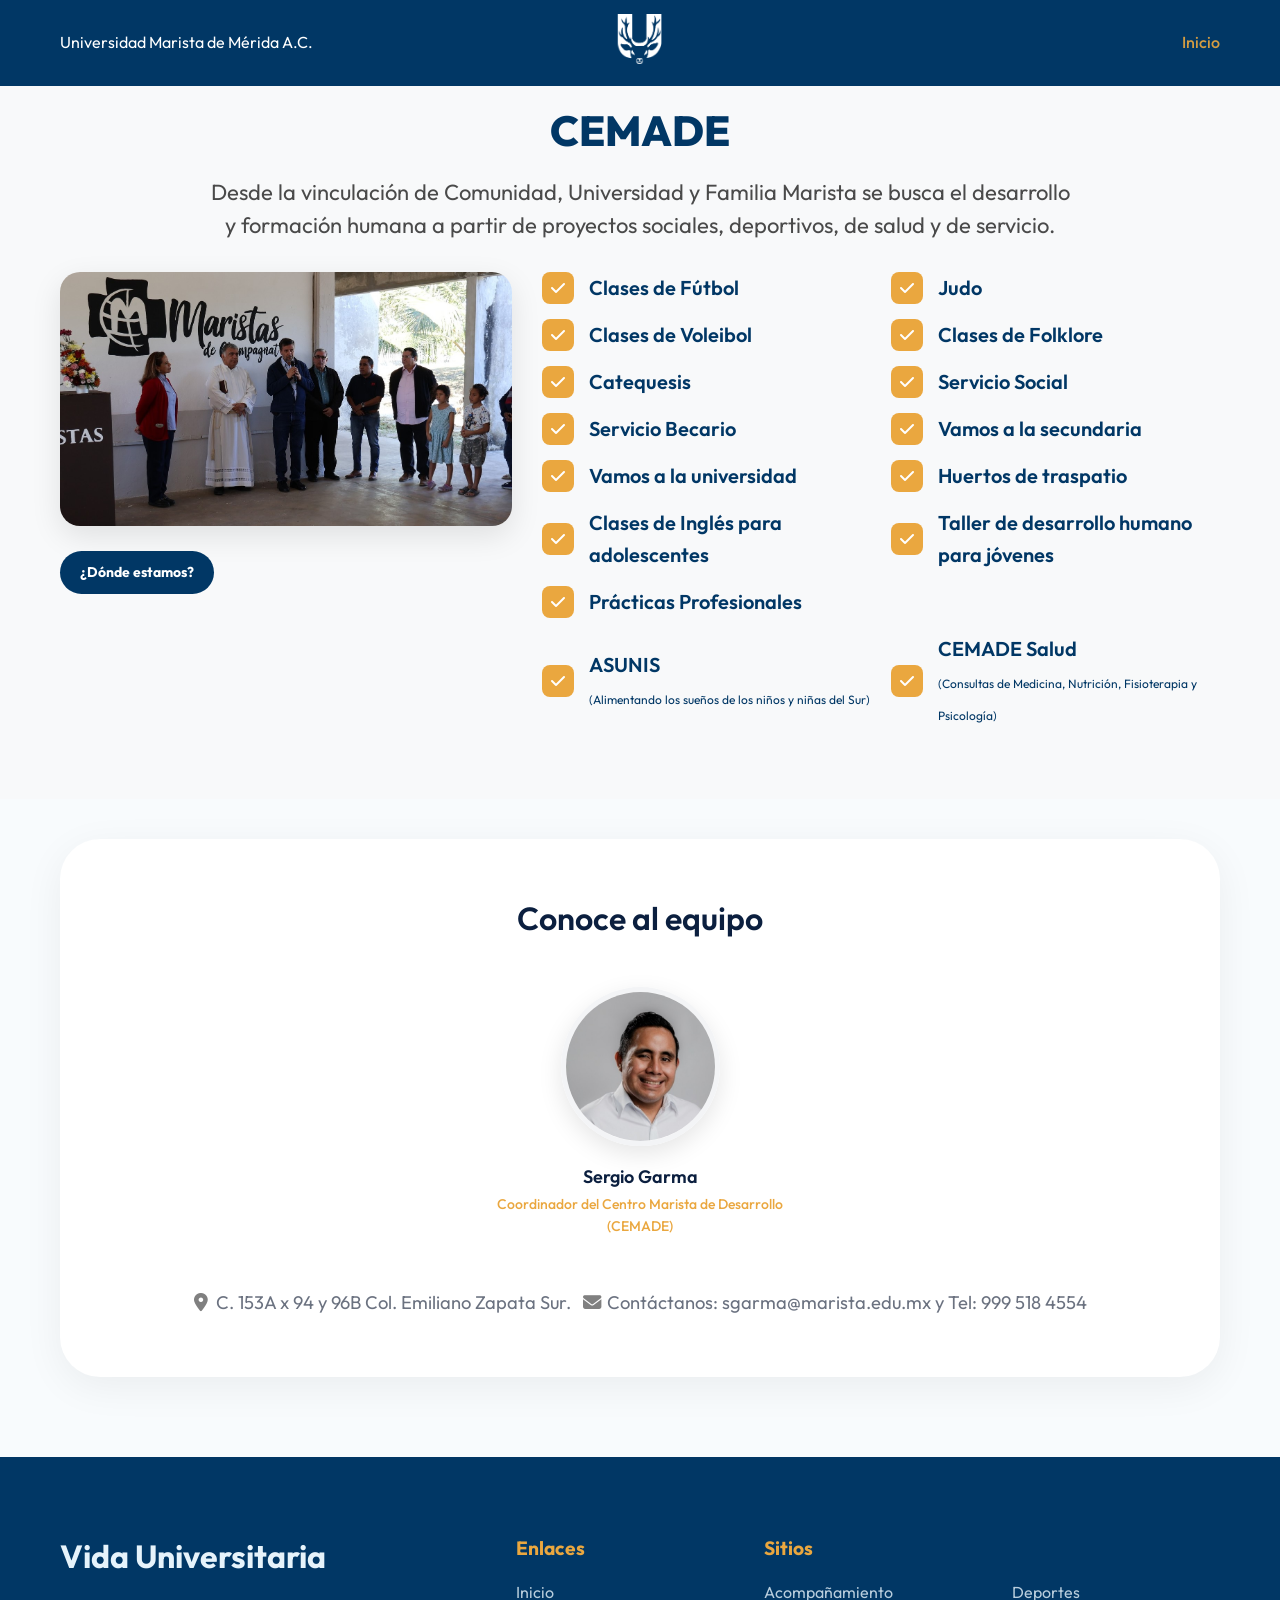
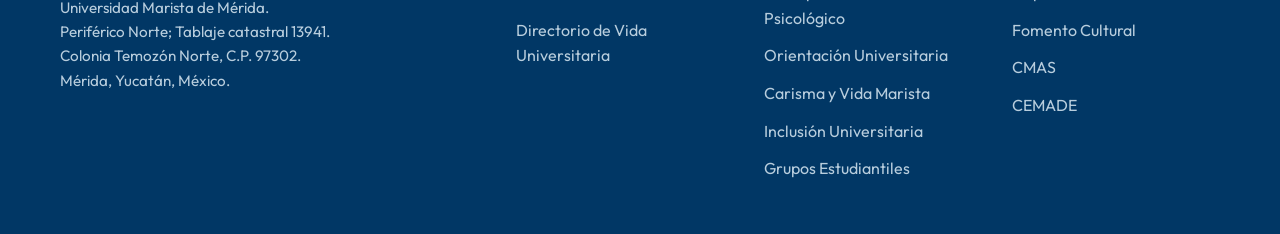
<file: cemade.html>
<!DOCTYPE html>
<html lang="es">
<head>
  <meta charset="UTF-8">
  <meta name="viewport" content="width=device-width, initial-scale=1.0">
  <title>CEMADE - Vida Universitaria UMM</title>
  <link href="https://fonts.googleapis.com/css2?family=Outfit:wght@400;500;600;700;800&display=swap" rel="stylesheet">
  <link rel="stylesheet" href="https://cdnjs.cloudflare.com/ajax/libs/font-awesome/6.4.0/css/all.min.css">
  <link rel="stylesheet" href="styles.css">
</head>
<body>

  <header class="navbar" style="background-color: var(--primary); position: relative;">
    <div class="nav-left">
      <span class="logo">Universidad Marista de Mérida A.C.</span>
    </div>
    <div class="nav-center">
      <a href="index.html"><img src="Logo.png" alt="Logo Vida Marista" class="nav-logo-icon"></a>
    </div>
    <div class="nav-right">
      <a href="index.html" style="color: #EAA73F;">Inicio</a>
    </div>
    <div class="mobile-menu-btn" id="mobileMenuBtn">
      <i class="fa-solid fa-bars"></i>
    </div>
  </header>

  <section class="modelo-section">
    <div class="modelo-header">
      <h1 class="modelo-title">CEMADE</h1>
      <p class="modelo-subtitle">Desde la vinculación de Comunidad, Universidad y Familia Marista se busca el desarrollo y formación humana a partir de proyectos sociales, deportivos, de salud y de servicio.</p>
    </div>
    <div class="modelo-container" style="align-items: flex-start; gap: 30px;">
      <!-- Columna Izquierda: Imagen + Botón -->
      <div style="width: 39%; flex-shrink: 0; display: flex; flex-direction: column; align-items: center;">
        <img src="cemadecuatro.jpg" alt="CEMADE" style="width: 100%; aspect-ratio: 16/9; object-fit: cover; border-radius: 20px; box-shadow: 0 10px 30px rgba(0,0,0,0.1); margin-bottom: 25px;">
        <a href="#equipo" class="modelo-btn" style="padding: 10px 20px; font-size: 14px;">¿Dónde estamos?</a>
      </div>

      <!-- Columna Derecha: 2 Columnas de Bullets estratégicos -->
      <div style="width: 61%; display: flex; flex-direction: column; flex-grow: 1;">
        <div class="modelo-checklist-2col" style="font-size: 12px;">
          <!-- Fila 1: cortos -->
          <div class="modelo-check-item">
            <div class="modelo-check-icon"><i class="fa-solid fa-check"></i></div>
            <span class="modelo-check-text">Clases de Fútbol</span>
          </div>
          <div class="modelo-check-item">
            <div class="modelo-check-icon"><i class="fa-solid fa-check"></i></div>
            <span class="modelo-check-text">Judo</span>
          </div>
          <!-- Fila 2: cortos -->
          <div class="modelo-check-item">
            <div class="modelo-check-icon"><i class="fa-solid fa-check"></i></div>
            <span class="modelo-check-text">Clases de Voleibol</span>
          </div>
          <div class="modelo-check-item">
            <div class="modelo-check-icon"><i class="fa-solid fa-check"></i></div>
            <span class="modelo-check-text">Clases de Folklore</span>
          </div>
          <!-- Fila 3: cortos -->
          <div class="modelo-check-item">
            <div class="modelo-check-icon"><i class="fa-solid fa-check"></i></div>
            <span class="modelo-check-text">Catequesis</span>
          </div>
          <div class="modelo-check-item">
            <div class="modelo-check-icon"><i class="fa-solid fa-check"></i></div>
            <span class="modelo-check-text">Servicio Social</span>
          </div>
          <!-- Fila 4: medios -->
          <div class="modelo-check-item">
            <div class="modelo-check-icon"><i class="fa-solid fa-check"></i></div>
            <span class="modelo-check-text">Servicio Becario</span>
          </div>
          <div class="modelo-check-item">
            <div class="modelo-check-icon"><i class="fa-solid fa-check"></i></div>
            <span class="modelo-check-text">Vamos a la secundaria</span>
          </div>
          <!-- Fila 5: medios -->
          <div class="modelo-check-item">
            <div class="modelo-check-icon"><i class="fa-solid fa-check"></i></div>
            <span class="modelo-check-text">Vamos a la universidad</span>
          </div>
          <div class="modelo-check-item">
            <div class="modelo-check-icon"><i class="fa-solid fa-check"></i></div>
            <span class="modelo-check-text">Huertos de traspatio</span>
          </div>
          <!-- Fila 6: medios-largos al mismo nivel -->
          <div class="modelo-check-item">
            <div class="modelo-check-icon"><i class="fa-solid fa-check"></i></div>
            <span class="modelo-check-text">Clases de Inglés para adolescentes</span>
          </div>
          <div class="modelo-check-item">
            <div class="modelo-check-icon"><i class="fa-solid fa-check"></i></div>
            <span class="modelo-check-text">Taller de desarrollo humano para jóvenes</span>
          </div>
          <!-- Fila 7: medio -->
          <div class="modelo-check-item">
            <div class="modelo-check-icon"><i class="fa-solid fa-check"></i></div>
            <span class="modelo-check-text">Prácticas Profesionales</span>
          </div>
          <div class="modelo-check-item" style="visibility: hidden;">
            <div class="modelo-check-icon"></div>
            <span class="modelo-check-text"></span>
          </div>
          <!-- Fila 8: los de subtexto largo, al mismo nivel al final -->
          <div class="modelo-check-item">
            <div class="modelo-check-icon"><i class="fa-solid fa-check"></i></div>
            <span class="modelo-check-text">ASUNIS<br><span style="font-weight: 400; font-size: 12px;">(Alimentando los sueños de los niños y niñas del Sur)</span></span>
          </div>
          <div class="modelo-check-item">
            <div class="modelo-check-icon"><i class="fa-solid fa-check"></i></div>
            <span class="modelo-check-text">CEMADE Salud<br><span style="font-weight: 400; font-size: 12px;">(Consultas de Medicina, Nutrición, Fisioterapia y Psicología)</span></span>
          </div>
         </div>
       </div>
     </div>
   </section>

  <section class="modelo3-wrapper" id="equipo" style="background-color: #f8fbfd;">
    <div class="container">
      <div class="modelo3-section">
        <div class="modelo3-header">
          <h2 class="modelo3-title">Conoce al equipo</h2>
        </div>
        <div class="modelo3-grid" style="justify-content: center;">
          <div class="modelo3-card" style="flex: unset; min-width: 200px; max-width: 300px;">
            <img src="Personal/cemade/sgarma@marista.edu.mx.jpg" class="modelo3-avatar" style="width: 159px; height: 159px;" alt="Sergio Garma">
            <h3 class="modelo3-name">Sergio Garma</h3>
            <p class="modelo3-role">Coordinador del Centro Marista de Desarrollo (CEMADE)</p>
          </div>
        </div>
        <p class="modelo3-subtitle" style="margin-top: 50px; font-size: 1.15rem;"><i class="fa-solid fa-location-dot" style="color: gray; margin-right: 8px;"></i>C. 153A x 94 y 96B Col. Emiliano Zapata Sur. <i class="fa-solid fa-envelope" style="color: gray; margin-right: 6px; margin-left: 8px;"></i>Contáctanos: sgarma@marista.edu.mx y Tel: 999 518 4554</p>
      </div>
    </div>
  </section>

  <footer class="footer">
    <div class="container footer-grid">
      <div class="footer-brand">
        <h2>Vida Universitaria</h2>
        <p>Universidad Marista de Mérida.<br>Periférico Norte; Tablaje catastral 13941.<br>Colonia Temozón Norte, C.P. 97302.<br>Mérida, Yucatán, México.</p>
      </div>
      
      <div class="footer-links">
        <h3>Enlaces</h3>
        <ul>
          <li><a href="index.html">Inicio</a></li>
          <li><a href="directorio-vida-universitaria.html">Directorio de Vida Universitaria</a></li>
        </ul>
      </div>
      
      <div class="footer-links">
        <h3>Sitios</h3>
        <ul>
          <li><a href="acompanamiento-psicologico.html">Acompañamiento Psicológico</a></li>
          <li><a href="orientacion-universitaria.html">Orientación Universitaria</a></li>
          <li><a href="carisma-y-vida-marista.html">Carisma y Vida Marista</a></li>
          <li><a href="inclusion-universitaria.html">Inclusión Universitaria</a></li>
          <li><a href="grupos-estudiantiles.html">Grupos Estudiantiles</a></li>
        </ul>
      </div>
      
      <div class="footer-links">
        <h3 style="visibility: hidden;">Áreas Extras</h3>
        <ul>
          <li><a href="deportes.html">Deportes</a></li>
          <li><a href="fomento-cultural.html">Fomento Cultural</a></li>
          <li><a href="cmas.html">CMAS</a></li>
          <li><a href="cemade.html">CEMADE</a></li>
        </ul>
      </div>
    </div>
  </footer>

  <script src="script.js"></script>

  <!-- Mobile Menu Overlay -->
  <div class="mobile-menu-overlay" id="mobileMenuOverlay">
    <div class="mobile-menu-close" id="mobileMenuClose">
      <i class="fa-solid fa-xmark"></i>
    </div>
    <div class="mobile-menu-content">
      <a href="index.html">Inicio</a>
      <a href="directorio-vida-universitaria.html">Directorio de Vida Universitaria</a>
      <a href="acompanamiento-psicologico.html">Acompañamiento Psicológico</a>
      <a href="orientacion-universitaria.html">Orientación Universitaria</a>
      <a href="carisma-y-vida-marista.html">Carisma y Vida Marista</a>
      <a href="inclusion-universitaria.html">Inclusión Universitaria</a>
      <a href="grupos-estudiantiles.html">Grupos Estudiantiles</a>
      <a href="deportes.html">Deportes</a>
      <a href="fomento-cultural.html">Fomento Cultural</a>
      <a href="cmas.html">CMAS</a>
      <a href="cemade.html">CEMADE</a>
    </div>
  </div>

</body>
</html>
</file>
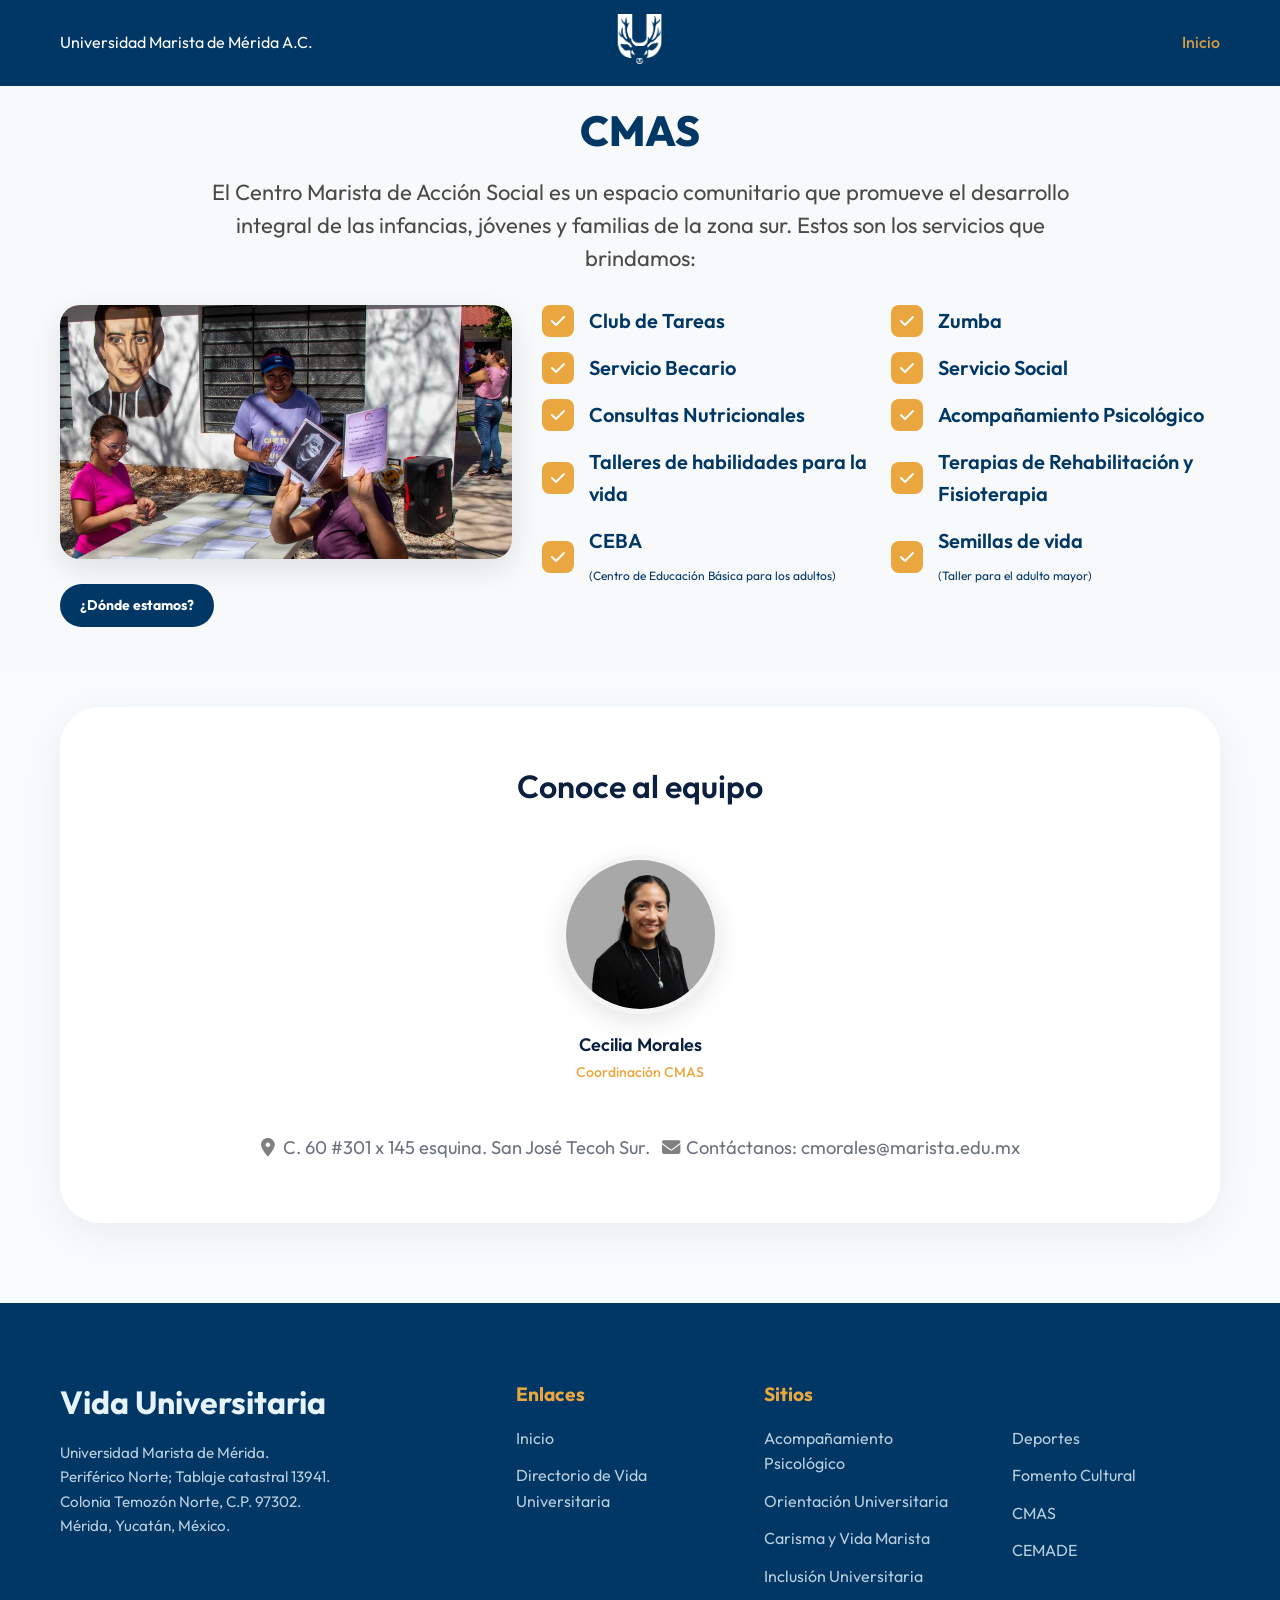
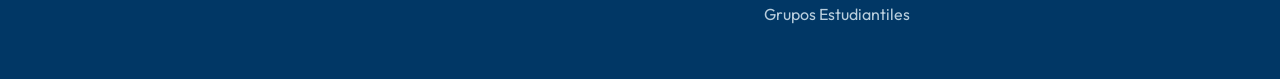
<file: cmas.html>
<!DOCTYPE html>
<html lang="es">
<head>
  <meta charset="UTF-8">
  <meta name="viewport" content="width=device-width, initial-scale=1.0">
  <title>CMAS - Vida Universitaria UMM</title>
  <link href="https://fonts.googleapis.com/css2?family=Outfit:wght@400;500;600;700;800&display=swap" rel="stylesheet">
  <link rel="stylesheet" href="https://cdnjs.cloudflare.com/ajax/libs/font-awesome/6.4.0/css/all.min.css">
  <link rel="stylesheet" href="styles.css">
</head>
<body>

  <header class="navbar" style="background-color: var(--primary); position: relative;">
    <div class="nav-left">
      <span class="logo">Universidad Marista de Mérida A.C.</span>
    </div>
    <div class="nav-center">
      <a href="index.html"><img src="Logo.png" alt="Logo Vida Marista" class="nav-logo-icon"></a>
    </div>
    <div class="nav-right">
      <a href="index.html" style="color: #EAA73F;">Inicio</a>
    </div>
    <div class="mobile-menu-btn" id="mobileMenuBtn">
      <i class="fa-solid fa-bars"></i>
    </div>
  </header>

  <section class="modelo-section">
    <div class="modelo-header">
      <h1 class="modelo-title">CMAS</h1>
      <p class="modelo-subtitle">El Centro Marista de Acción Social es un espacio comunitario que promueve el desarrollo integral de las infancias, jóvenes y familias de la zona sur. Estos son los servicios que brindamos:</p>
    </div>
    <div class="modelo-container" style="align-items: flex-start; gap: 30px;">
      <!-- Columna Izquierda: Imagen + Botón -->
      <div style="width: 39%; flex-shrink: 0; display: flex; flex-direction: column; align-items: center;">
        <img src="CMASFOTO.jpg" alt="CMAS" style="width: 100%; aspect-ratio: 16/9; object-fit: cover; border-radius: 20px; box-shadow: 0 10px 30px rgba(0,0,0,0.1); margin-bottom: 25px;">
        <a href="#equipo" class="modelo-btn" style="padding: 10px 20px; font-size: 14px;">¿Dónde estamos?</a>
      </div>

      <!-- Columna Derecha: 2 columnas estratégicas -->
      <div style="width: 61%; display: flex; flex-direction: column; flex-grow: 1;">
        <div class="modelo-checklist-2col" style="font-size: 12px;">
          <!-- Fila 1 -->
          <div class="modelo-check-item">
            <div class="modelo-check-icon"><i class="fa-solid fa-check"></i></div>
            <span class="modelo-check-text">Club de Tareas</span>
          </div>
          <div class="modelo-check-item">
            <div class="modelo-check-icon"><i class="fa-solid fa-check"></i></div>
            <span class="modelo-check-text">Zumba</span>
          </div>
          <!-- Fila 2 -->
          <div class="modelo-check-item">
            <div class="modelo-check-icon"><i class="fa-solid fa-check"></i></div>
            <span class="modelo-check-text">Servicio Becario</span>
          </div>
          <div class="modelo-check-item">
            <div class="modelo-check-icon"><i class="fa-solid fa-check"></i></div>
            <span class="modelo-check-text">Servicio Social</span>
          </div>
          <!-- Fila 3 -->
          <div class="modelo-check-item">
            <div class="modelo-check-icon"><i class="fa-solid fa-check"></i></div>
            <span class="modelo-check-text">Consultas Nutricionales</span>
          </div>
          <div class="modelo-check-item">
            <div class="modelo-check-icon"><i class="fa-solid fa-check"></i></div>
            <span class="modelo-check-text">Acompañamiento Psicológico</span>
          </div>
          <!-- Fila 4 -->
          <div class="modelo-check-item">
            <div class="modelo-check-icon"><i class="fa-solid fa-check"></i></div>
            <span class="modelo-check-text">Talleres de habilidades para la vida</span>
          </div>
          <div class="modelo-check-item">
            <div class="modelo-check-icon"><i class="fa-solid fa-check"></i></div>
            <span class="modelo-check-text">Terapias de Rehabilitación y Fisioterapia</span>
          </div>
          <!-- Fila 5: con subtexto -->
          <div class="modelo-check-item">
            <div class="modelo-check-icon"><i class="fa-solid fa-check"></i></div>
            <span class="modelo-check-text">CEBA<br><span style="font-weight: 400; font-size: 12px;">(Centro de Educación Básica para los adultos)</span></span>
          </div>
          <div class="modelo-check-item">
            <div class="modelo-check-icon"><i class="fa-solid fa-check"></i></div>
            <span class="modelo-check-text">Semillas de vida<br><span style="font-weight: 400; font-size: 12px;">(Taller para el adulto mayor)</span></span>
          </div>
        </div>
      </div>
    </div>
  </section>

  <section class="modelo3-wrapper" id="equipo" style="background-color: #f8fbfd;">
    <div class="container">
      <div class="modelo3-section">
        <div class="modelo3-header">
          <h2 class="modelo3-title">Conoce al equipo</h2>
        </div>
        <div class="modelo3-grid" style="justify-content: center;">
          <div class="modelo3-card" style="flex: unset; min-width: 200px; max-width: 300px;">
            <img src="Personal/cmas/cmorales@marista.edu.mx.jpg" class="modelo3-avatar" style="width: 159px; height: 159px;" alt="Cecilia Morales">
            <h3 class="modelo3-name">Cecilia Morales</h3>
            <p class="modelo3-role">Coordinación CMAS</p>
          </div>
        </div>
        <p class="modelo3-subtitle" style="margin-top: 50px; font-size: 1.15rem;"><i class="fa-solid fa-location-dot" style="color: gray; margin-right: 8px;"></i>C. 60 #301 x 145 esquina. San José Tecoh Sur. <i class="fa-solid fa-envelope" style="color: gray; margin-right: 6px; margin-left: 8px;"></i>Contáctanos: cmorales@marista.edu.mx</p>
      </div>
    </div>
  </section>

  <footer class="footer">
    <div class="container footer-grid">
      <div class="footer-brand">
        <h2>Vida Universitaria</h2>
        <p>Universidad Marista de Mérida.<br>Periférico Norte; Tablaje catastral 13941.<br>Colonia Temozón Norte, C.P. 97302.<br>Mérida, Yucatán, México.</p>
      </div>
      
      <div class="footer-links">
        <h3>Enlaces</h3>
        <ul>
          <li><a href="index.html">Inicio</a></li>
          <li><a href="directorio-vida-universitaria.html">Directorio de Vida Universitaria</a></li>
        </ul>
      </div>
      
      <div class="footer-links">
        <h3>Sitios</h3>
        <ul>
          <li><a href="acompanamiento-psicologico.html">Acompañamiento Psicológico</a></li>
          <li><a href="orientacion-universitaria.html">Orientación Universitaria</a></li>
          <li><a href="carisma-y-vida-marista.html">Carisma y Vida Marista</a></li>
          <li><a href="inclusion-universitaria.html">Inclusión Universitaria</a></li>
          <li><a href="grupos-estudiantiles.html">Grupos Estudiantiles</a></li>
        </ul>
      </div>
      
      <div class="footer-links">
        <h3 style="visibility: hidden;">Áreas Extras</h3>
        <ul>
          <li><a href="deportes.html">Deportes</a></li>
          <li><a href="fomento-cultural.html">Fomento Cultural</a></li>
          <li><a href="cmas.html">CMAS</a></li>
          <li><a href="cemade.html">CEMADE</a></li>
        </ul>
      </div>
    </div>
  </footer>

  <script src="script.js"></script>

  <!-- Mobile Menu Overlay -->
  <div class="mobile-menu-overlay" id="mobileMenuOverlay">
    <div class="mobile-menu-close" id="mobileMenuClose">
      <i class="fa-solid fa-xmark"></i>
    </div>
    <div class="mobile-menu-content">
      <a href="index.html">Inicio</a>
      <a href="directorio-vida-universitaria.html">Directorio de Vida Universitaria</a>
      <a href="acompanamiento-psicologico.html">Acompañamiento Psicológico</a>
      <a href="orientacion-universitaria.html">Orientación Universitaria</a>
      <a href="carisma-y-vida-marista.html">Carisma y Vida Marista</a>
      <a href="inclusion-universitaria.html">Inclusión Universitaria</a>
      <a href="grupos-estudiantiles.html">Grupos Estudiantiles</a>
      <a href="deportes.html">Deportes</a>
      <a href="fomento-cultural.html">Fomento Cultural</a>
      <a href="cmas.html">CMAS</a>
      <a href="cemade.html">CEMADE</a>
    </div>
  </div>

</body>
</html>
</file>
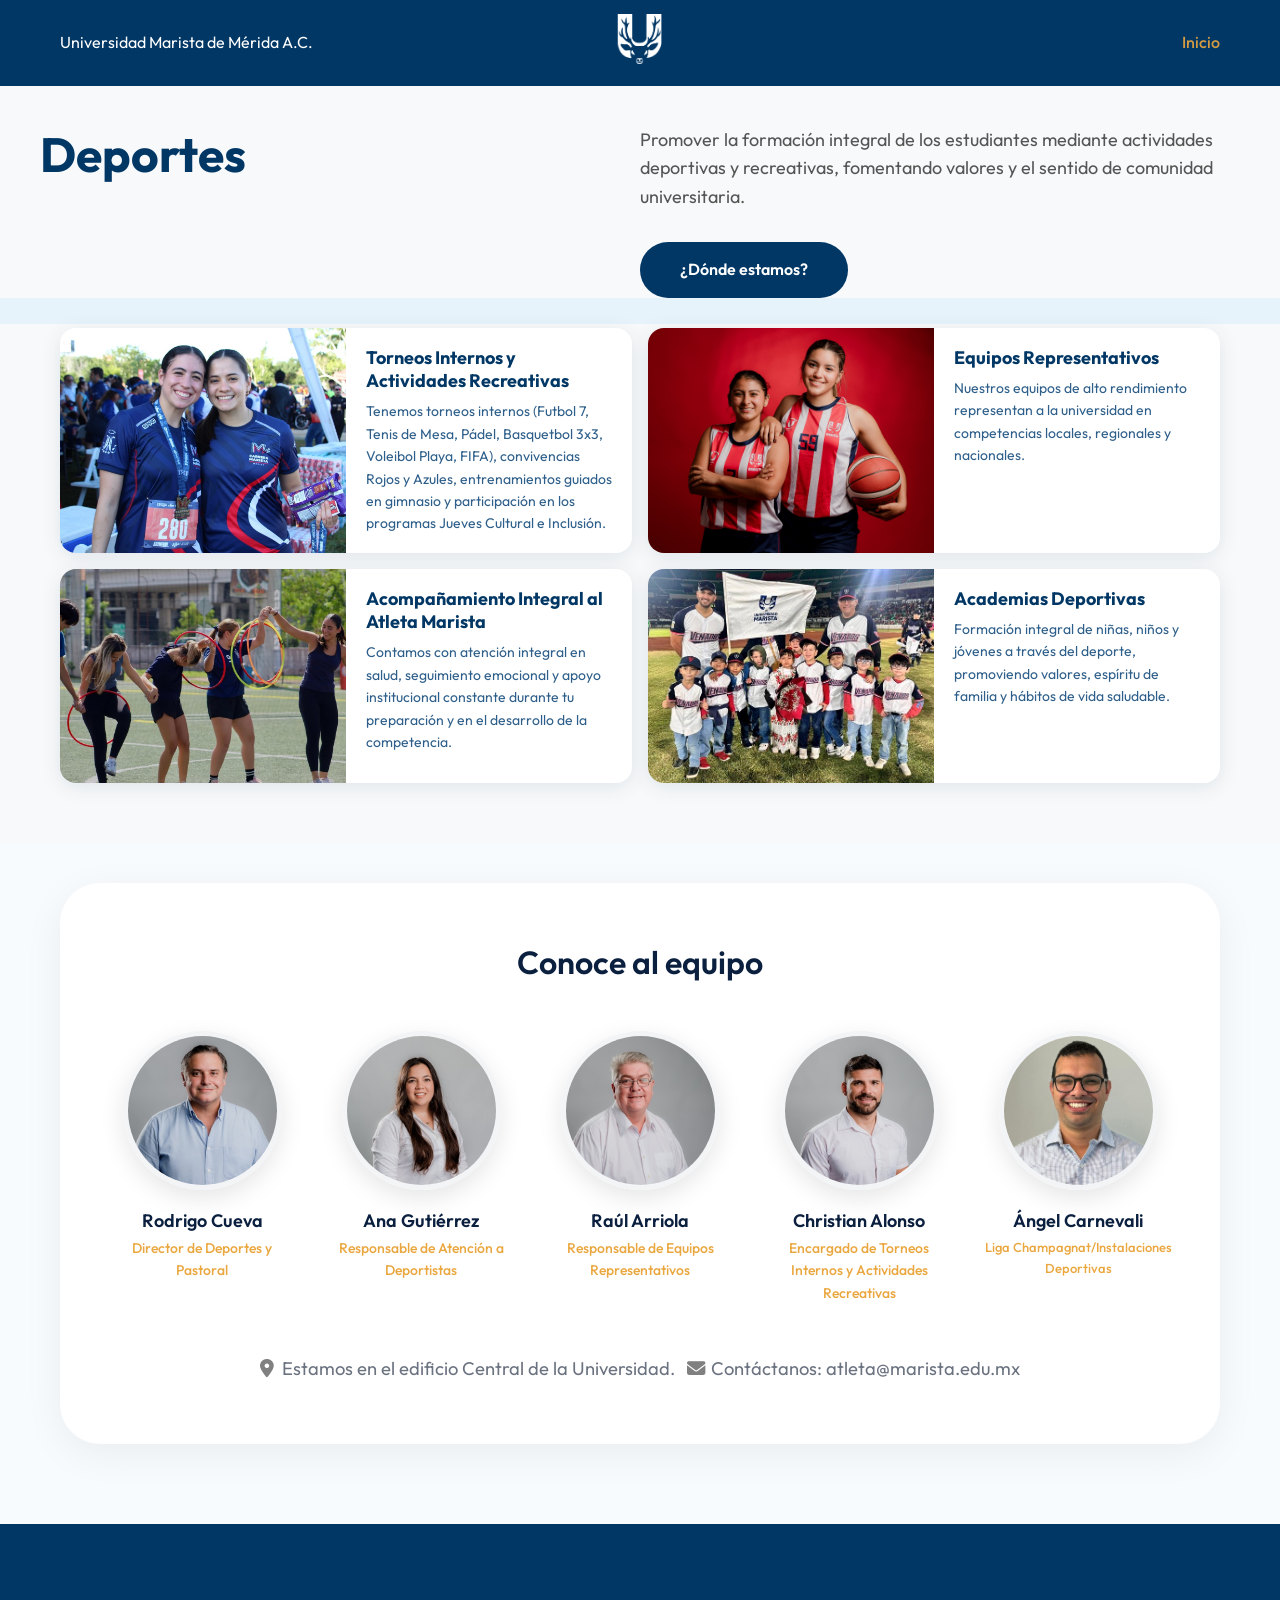
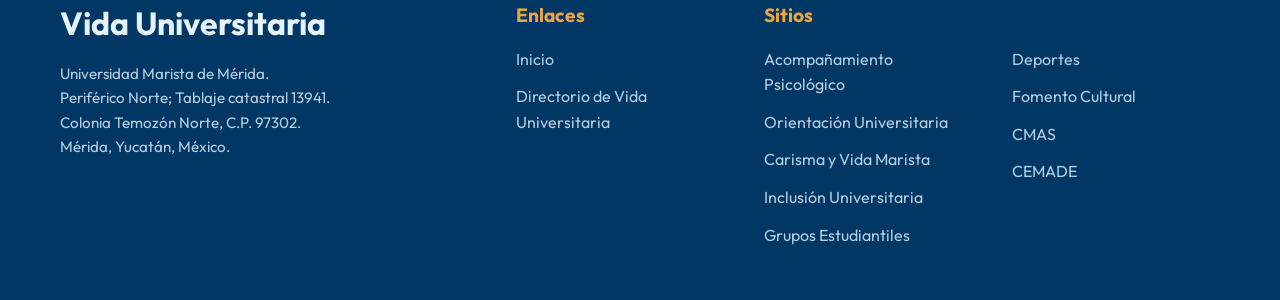
<file: deportes.html>
<!DOCTYPE html>
<html lang="es">

<head>
  <meta charset="UTF-8">
  <meta name="viewport" content="width=device-width, initial-scale=1.0">
  <title>Deportes - Vida Universitaria UMM</title>
  <link href="https://fonts.googleapis.com/css2?family=Outfit:wght@400;500;600;700;800&display=swap" rel="stylesheet">
  <link rel="stylesheet" href="https://cdnjs.cloudflare.com/ajax/libs/font-awesome/6.4.0/css/all.min.css">
  <link rel="stylesheet" href="styles.css">
</head>

<body>

  <header class="navbar" style="background-color: var(--primary); position: relative;">
    <div class="nav-left">
      <span class="logo">Universidad Marista de Mérida A.C.</span>
    </div>
    <div class="nav-center">
      <a href="index.html"><img src="Logo.png" alt="Logo Vida Marista" class="nav-logo-icon"></a>
    </div>
    <div class="nav-right">
      <a href="index.html" style="color: #EAA73F;">Inicio</a>
    </div>
    <div class="mobile-menu-btn" id="mobileMenuBtn">
      <i class="fa-solid fa-bars"></i>
    </div>
  </header>

  <section class="modelo2-section" style="padding-bottom: 0;">
    <div class="modelo2-container">
      <div class="modelo2-header" style="margin-bottom: 26px;">
        <div class="modelo2-header-left">
          <h1 class="modelo2-title">Deportes</h1>
        </div>
        <div class="modelo2-header-right">
          <p class="modelo2-subtitle">Promover la formación integral de los estudiantes mediante actividades deportivas y recreativas, fomentando valores y el sentido de comunidad universitaria.</p>
          <a href="#equipo" class="modelo2-btn">¿Dónde estamos?</a>
        </div>
      </div>

    </div>
  </section>

  <section class="deportes-cards-section">
    <div class="deportes-cards-grid">

      <!-- Card 1 -->
      <div class="deportes-hcard">
        <img src="carrera.jpg" alt="Torneos Internos y Actividades Recreativas" class="deportes-hcard-img">
        <div class="deportes-hcard-body">
          <h3 class="deportes-hcard-title">Torneos Internos y Actividades Recreativas</h3>
          <p class="deportes-hcard-desc">Tenemos torneos internos (Futbol 7, Tenis de Mesa, Pádel, Basquetbol 3x3, Voleibol Playa, FIFA), convivencias Rojos y Azules, entrenamientos guiados en gimnasio y participación en los programas Jueves Cultural e Inclusión.</p>
        </div>
      </div>

      <!-- Card 2 -->
      <div class="deportes-hcard">
        <img src="deportesfoto.jpg" alt="Equipos Representativos" class="deportes-hcard-img">
        <div class="deportes-hcard-body">
          <h3 class="deportes-hcard-title">Equipos Representativos</h3>
          <p class="deportes-hcard-desc">Nuestros equipos de alto rendimiento representan a la universidad en competencias locales, regionales y nacionales.</p>
        </div>
      </div>

      <!-- Card 3 -->
      <div class="deportes-hcard">
        <img src="atletauno.jpg" alt="Acompañamiento Integral al Atleta Marista" class="deportes-hcard-img">
        <div class="deportes-hcard-body">
          <h3 class="deportes-hcard-title">Acompañamiento Integral al Atleta Marista</h3>
          <p class="deportes-hcard-desc">Contamos con atención integral en salud, seguimiento emocional y apoyo institucional constante durante tu preparación y en el desarrollo de la competencia.</p>
        </div>
      </div>

      <!-- Card 4 -->
      <div class="deportes-hcard">
        <img src="academias.jpg" alt="Academias Deportivas" class="deportes-hcard-img">
        <div class="deportes-hcard-body">
          <h3 class="deportes-hcard-title">Academias Deportivas</h3>
          <p class="deportes-hcard-desc">Formación integral de niñas, niños y jóvenes a través del deporte, promoviendo valores, espíritu de familia y hábitos de vida saludable.</p>
        </div>
      </div>

    </div>
  </section>

  <section class="modelo3-wrapper" id="equipo" style="background-color: #f8fbfd;">
    <div class="container">
      <div class="modelo3-section">
        <div class="modelo3-header">
          <h2 class="modelo3-title">Conoce al equipo</h2>
        </div>
        <div class="modelo3-grid" style="display: flex; justify-content: center; gap: 15px; flex-wrap: wrap;">
          <div class="modelo3-card" style="flex: 1; padding: 0 5px;">
            <img src="Personal/deportes/1.jpg" class="modelo3-avatar" style="width: 159px; height: 159px;"
              alt="Rodrigo Cueva">
            <h3 class="modelo3-name">Rodrigo Cueva</h3>
            <p class="modelo3-role">Director de Deportes y Pastoral</p>
          </div>
          <div class="modelo3-card" style="flex: 1; padding: 0 5px;">
            <img src="Personal/deportes/2.jpg" class="modelo3-avatar" style="width: 159px; height: 159px;"
              alt="Ana Gutiérrez">
            <h3 class="modelo3-name">Ana Gutiérrez</h3>
            <p class="modelo3-role">Responsable de Atención a Deportistas</p>
          </div>
          <div class="modelo3-card" style="flex: 1; padding: 0 5px;">
            <img src="Personal/deportes/3.jpg" class="modelo3-avatar" style="width: 159px; height: 159px;"
              alt="Raúl Arriola">
            <h3 class="modelo3-name">Raúl Arriola</h3>
            <p class="modelo3-role">Responsable de Equipos Representativos</p>
          </div>
          <div class="modelo3-card" style="flex: 1; padding: 0 5px;">
            <img src="Personal/deportes/4.jpg" class="modelo3-avatar" style="width: 159px; height: 159px;"
              alt="Christian Alonso">
            <h3 class="modelo3-name">Christian Alonso</h3>
            <p class="modelo3-role">Encargado de Torneos Internos y Actividades Recreativas</p>
          </div>
          <div class="modelo3-card" style="flex: 1; padding: 0 5px;">
            <img src="Personal/deportes/5.jpeg"
              class="modelo3-avatar" style="width: 159px; height: 159px;" alt="Ángel Carnevali">
            <h3 class="modelo3-name">Ángel Carnevali</h3>
            <p class="modelo3-role" style="font-size: 13px;">Liga Champagnat/Instalaciones Deportivas</p>
          </div>
        </div>
        <p class="modelo3-subtitle" style="margin-top: 50px; font-size: 1.15rem;"><i class="fa-solid fa-location-dot"
            style="color: gray; margin-right: 8px;"></i>Estamos en el edificio Central de la Universidad. <br class="contact-break"><i
            class="fa-solid fa-envelope" style="color: gray; margin-right: 6px; margin-left: 8px;"></i>Contáctanos:
          atleta@marista.edu.mx</p>
      </div>
    </div>
  </section>

  <footer class="footer">
    <div class="container footer-grid">
      <div class="footer-brand">
        <h2>Vida Universitaria</h2>
        <p>Universidad Marista de Mérida.<br>Periférico Norte; Tablaje catastral 13941.<br>Colonia Temozón Norte, C.P.
          97302.<br>Mérida, Yucatán, México.</p>
      </div>

      <div class="footer-links">
        <h3>Enlaces</h3>
        <ul>
          <li><a href="index.html">Inicio</a></li>
          <li><a href="directorio-vida-universitaria.html">Directorio de Vida Universitaria</a></li>
        </ul>
      </div>

      <div class="footer-links">
        <h3>Sitios</h3>
        <ul>
          <li><a href="acompanamiento-psicologico.html">Acompañamiento Psicológico</a></li>
          <li><a href="orientacion-universitaria.html">Orientación Universitaria</a></li>
          <li><a href="carisma-y-vida-marista.html">Carisma y Vida Marista</a></li>
          <li><a href="inclusion-universitaria.html">Inclusión Universitaria</a></li>
          <li><a href="grupos-estudiantiles.html">Grupos Estudiantiles</a></li>
        </ul>
      </div>

      <div class="footer-links">
        <h3 style="visibility: hidden;">Áreas Extras</h3>
        <ul>
          <li><a href="deportes.html">Deportes</a></li>
          <li><a href="fomento-cultural.html">Fomento Cultural</a></li>
          <li><a href="cmas.html">CMAS</a></li>
          <li><a href="cemade.html">CEMADE</a></li>
        </ul>
      </div>
    </div>
  </footer>

  <script src="script.js"></script>

  <!-- Mobile Menu Overlay -->
  <div class="mobile-menu-overlay" id="mobileMenuOverlay">
    <div class="mobile-menu-close" id="mobileMenuClose">
      <i class="fa-solid fa-xmark"></i>
    </div>
    <div class="mobile-menu-content">
      <a href="index.html">Inicio</a>
      <a href="directorio-vida-universitaria.html">Directorio de Vida Universitaria</a>
      <a href="acompanamiento-psicologico.html">Acompañamiento Psicológico</a>
      <a href="orientacion-universitaria.html">Orientación Universitaria</a>
      <a href="carisma-y-vida-marista.html">Carisma y Vida Marista</a>
      <a href="inclusion-universitaria.html">Inclusión Universitaria</a>
      <a href="grupos-estudiantiles.html">Grupos Estudiantiles</a>
      <a href="deportes.html">Deportes</a>
      <a href="fomento-cultural.html">Fomento Cultural</a>
      <a href="cmas.html">CMAS</a>
      <a href="cemade.html">CEMADE</a>
    </div>
  </div>

</body>

</html>
</file>
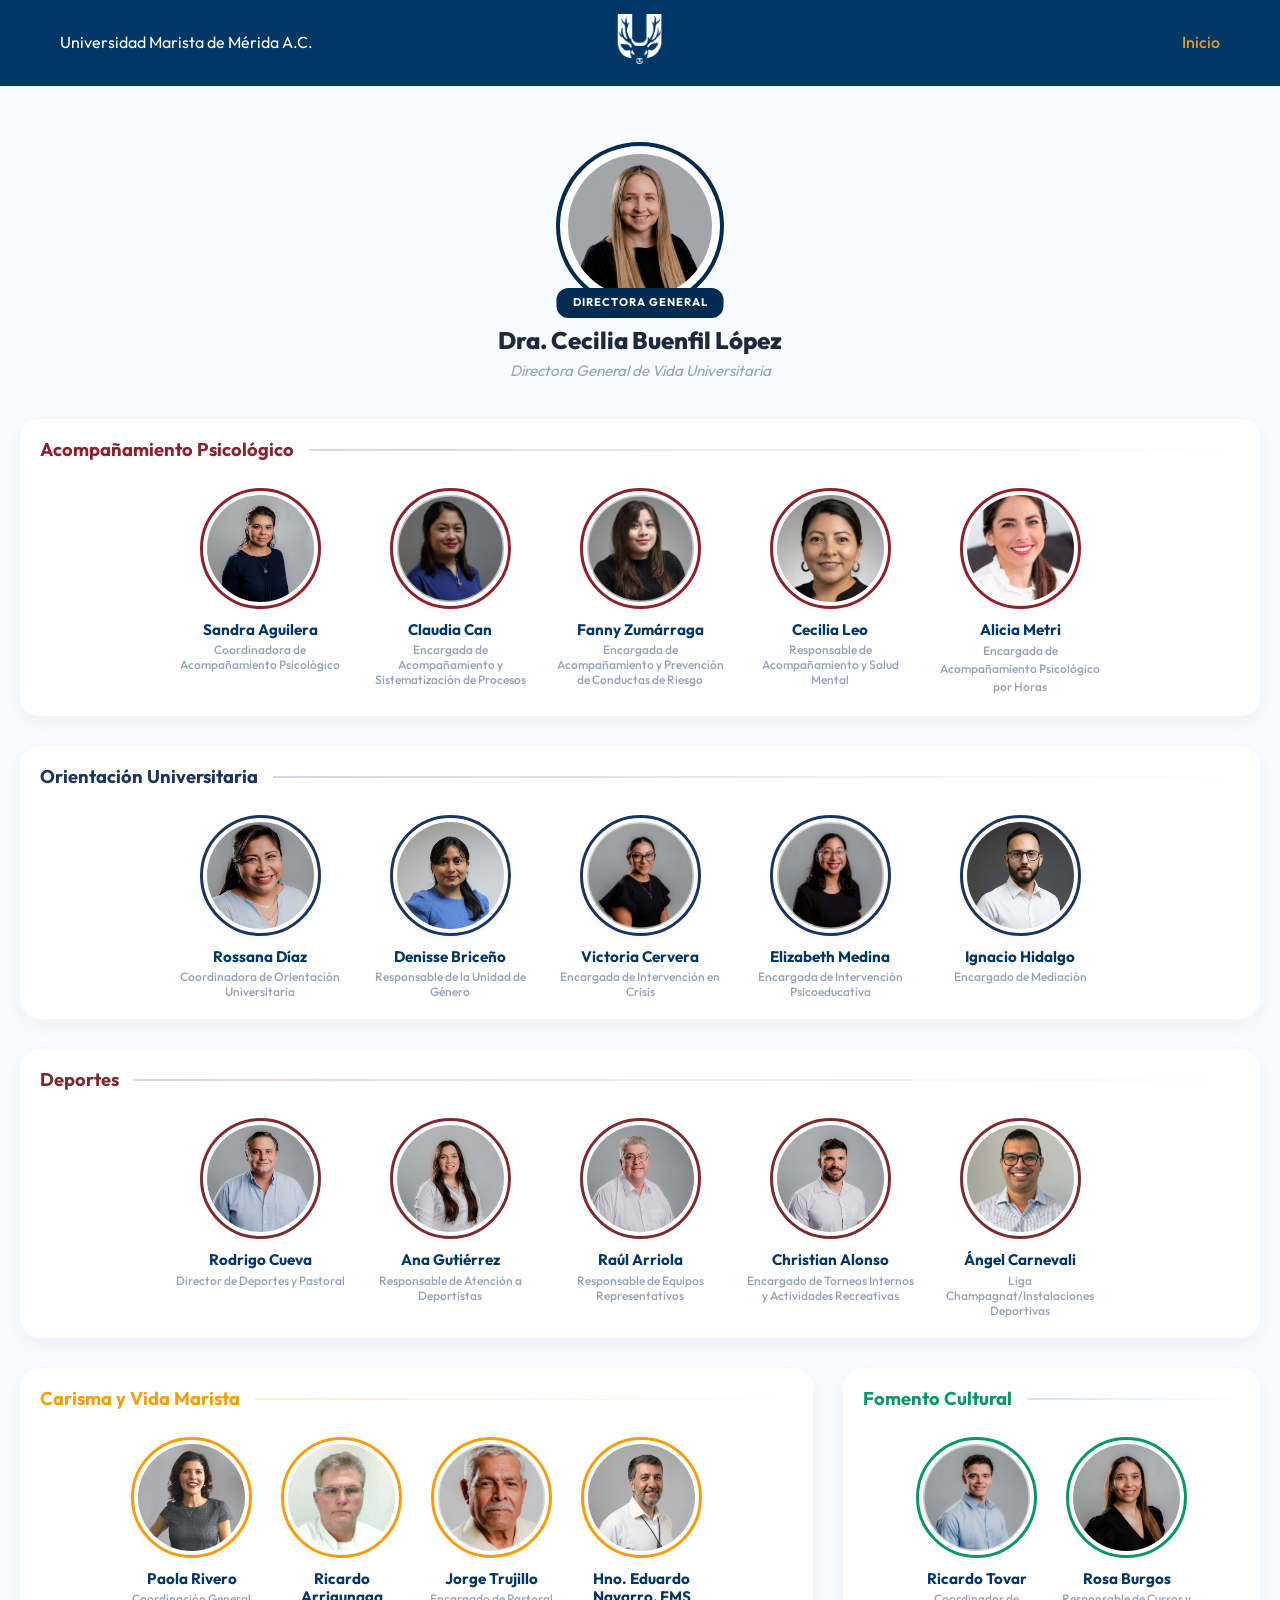
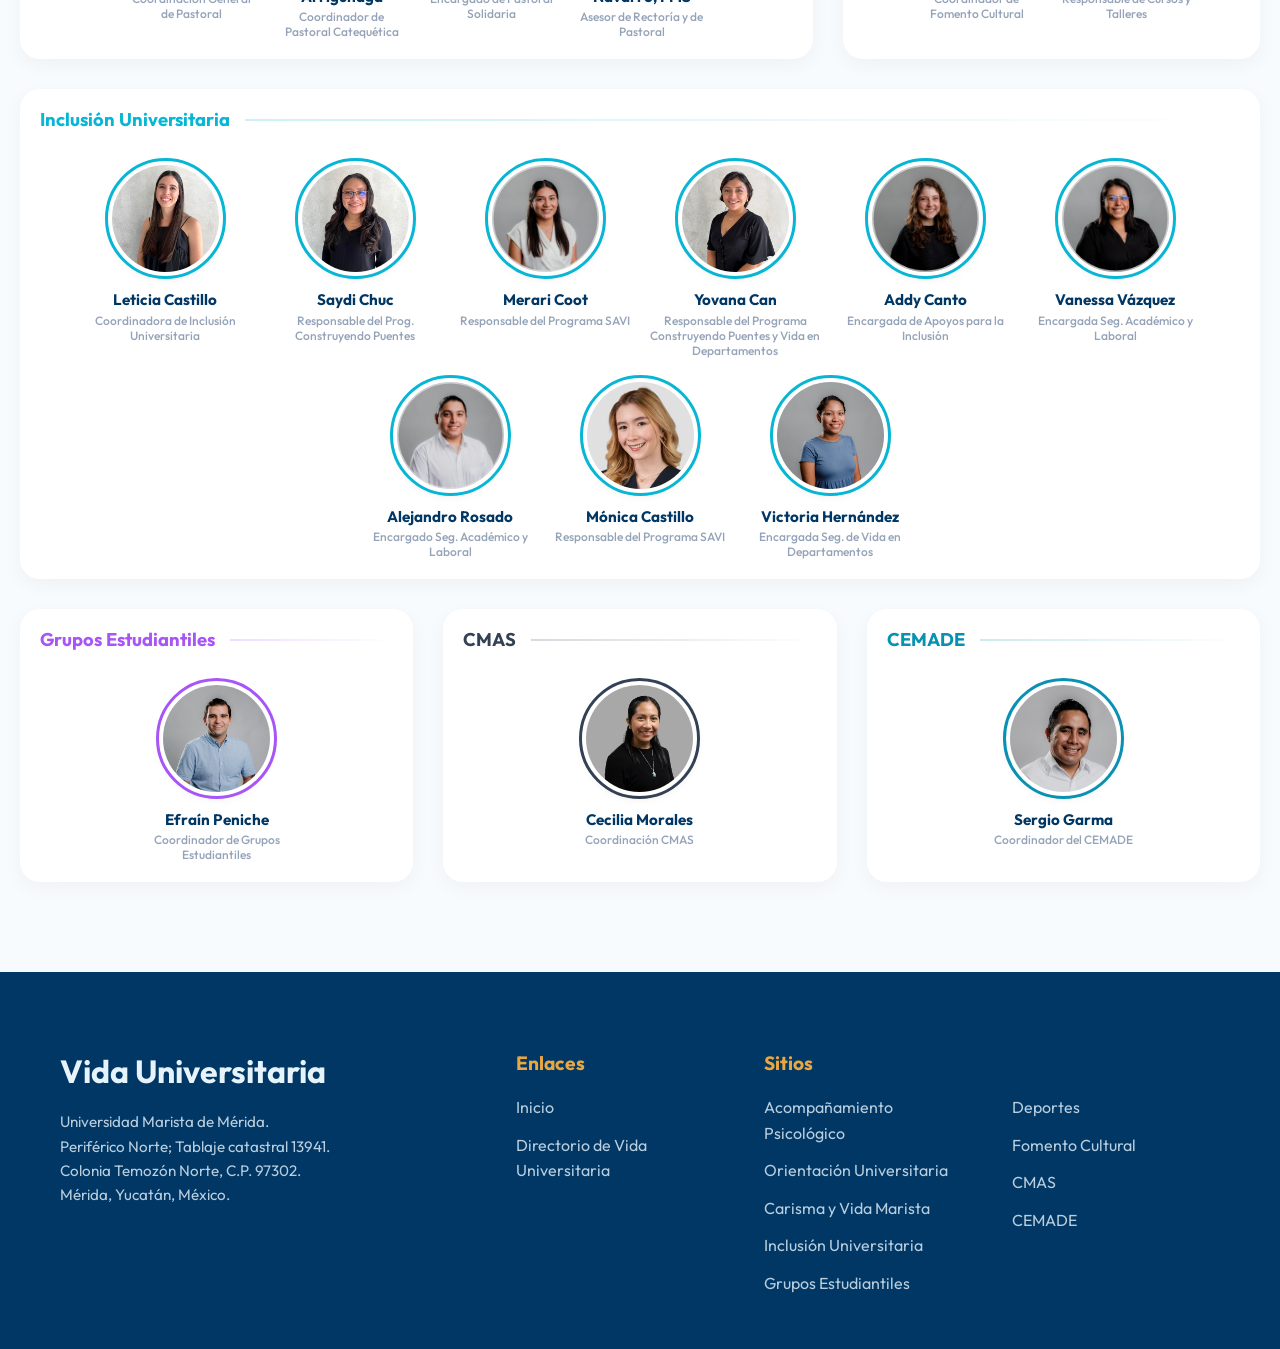
<file: directorio-vida-universitaria.html>
<!DOCTYPE html>
<html lang="es">

<head>
  <meta charset="UTF-8">
  <meta name="viewport" content="width=device-width, initial-scale=1.0">
  <title>Directorio de Vida Universitaria - Vida Universitaria UMM</title>
  <link href="https://fonts.googleapis.com/css2?family=Outfit:wght@400;500;600;700;800&display=swap" rel="stylesheet">
  <link rel="stylesheet" href="https://cdnjs.cloudflare.com/ajax/libs/font-awesome/6.4.0/css/all.min.css">
  <link rel="stylesheet" href="styles.css">
</head>

<body>

  <header class="navbar" style="background-color: var(--primary); position: relative;">
    <div class="nav-left">
      <span class="logo">Universidad Marista de Mérida A.C.</span>
    </div>
    <div class="nav-center">
      <a href="index.html"><img src="Logo.png" alt="Logo Vida Marista" class="nav-logo-icon"></a>
    </div>
    <div class="nav-right">
      <a href="index.html" style="color: #EAA73F;">Inicio</a>
    </div>
    <div class="mobile-menu-btn" id="mobileMenuBtn">
      <i class="fa-solid fa-bars"></i>
    </div>
  </header>

  <main style="min-height: 50vh; background-color: #f8fbfd;">
    <section class="dir-section">
      <!-- Directora General -->
      <div class="dir-general-info">
        <div class="dir-general-wrapper">
          <img src="Personal/Directora.jpg" class="dir-general-img" alt="Cecilia Buenfil López">
          <div class="dir-general-badge">DIRECTORA GENERAL</div>
        </div>
        <h2 class="dir-general-name">Dra. Cecilia Buenfil López</h2>
        <p class="dir-general-role">Directora General de Vida Universitaria</p>
      </div>

      <!-- Acompañamiento Psicológico -->
      <div class="dir-card-row">
        <div class="dir-white-card">
          <div class="dir-section-header" style="--section-color: #8c222c;">
            <h3 class="dir-section-title">Acompañamiento Psicológico</h3>
            <div class="dir-section-line"></div>
          </div>
          <div class="dir-grid dir-grid-sm">
        <div class="dir-person">
          <div class="dir-avatar-wrapper" style="--ring-color: #8c222c;">
            <img src="Personal/acompañamiento psicologico/1.jpg" class="dir-avatar" alt="Sandra Aguilera">
          </div>
          <h4 class="dir-name">Sandra Aguilera</h4>
          <p class="dir-role">Coordinadora de Acompañamiento Psicológico</p>
        </div>
        <div class="dir-person">
          <div class="dir-avatar-wrapper" style="--ring-color: #8c222c;">
            <img src="Personal/acompañamiento psicologico/2.jpg?v=update" class="dir-avatar" alt="Claudia Can">
          </div>
          <h4 class="dir-name">Claudia Can</h4>
          <p class="dir-role">Encargada de Acompañamiento y Sistematización de Procesos</p>
        </div>
        <div class="dir-person">
          <div class="dir-avatar-wrapper" style="--ring-color: #8c222c;">
            <img src="Personal/acompañamiento psicologico/3.jpg" class="dir-avatar" alt="Fanny Zumárraga">
          </div>
          <h4 class="dir-name">Fanny Zumárraga</h4>
          <p class="dir-role">Encargada de Acompañamiento y Prevención de Conductas de Riesgo</p>
        </div>
        <div class="dir-person">
          <div class="dir-avatar-wrapper" style="--ring-color: #8c222c;">
            <img src="Personal/acompañamiento psicologico/4.png" class="dir-avatar" alt="Cecilia Leo">
          </div>
          <h4 class="dir-name">Cecilia Leo</h4>
          <p class="dir-role">Responsable de Acompañamiento y Salud Mental</p>
        </div>
        <div class="dir-person">
          <div class="dir-avatar-wrapper" style="--ring-color: #8c222c;">
            <img src="Personal/acompañamiento psicologico/5.jpeg" class="dir-avatar" alt="Alicia Metri">
          </div>
          <h4 class="dir-name">Alicia Metri</h4>
          <p class="dir-role" style="line-height: 1.5;">Encargada de Acompañamiento Psicológico por Horas</p>
        </div>
          </div>
        </div>
      </div>
      
      <!-- Orientación Universitaria -->
      <div class="dir-card-row">
        <div class="dir-white-card">
          <div class="dir-section-header" style="--section-color: #1a365d;">
            <h3 class="dir-section-title">Orientación Universitaria</h3>
            <div class="dir-section-line"></div>
          </div>
          <div class="dir-grid dir-grid-sm">
        <div class="dir-person">
          <div class="dir-avatar-wrapper" style="--ring-color: #1a365d;">
            <img src="Personal/orientacion universitaria/1.jpg" class="dir-avatar" alt="Rossana Díaz">
          </div>
          <h4 class="dir-name">Rossana Díaz</h4>
          <p class="dir-role">Coordinadora de Orientación Universitaria</p>
        </div>
        <div class="dir-person">
          <div class="dir-avatar-wrapper" style="--ring-color: #1a365d;">
            <img src="Personal/orientacion universitaria/2.jpg" class="dir-avatar" alt="Denisse Briceño">
          </div>
          <h4 class="dir-name">Denisse Briceño</h4>
          <p class="dir-role">Responsable de la Unidad de Género</p>
        </div>
        <div class="dir-person">
          <div class="dir-avatar-wrapper" style="--ring-color: #1a365d;">
            <img src="Personal/orientacion universitaria/3.jpg" class="dir-avatar" alt="Victoria Cervera">
          </div>
          <h4 class="dir-name">Victoria Cervera</h4>
          <p class="dir-role">Encargada de Intervención en Crisis</p>
        </div>
        <div class="dir-person">
          <div class="dir-avatar-wrapper" style="--ring-color: #1a365d;">
            <img src="Personal/orientacion universitaria/4.jpg" class="dir-avatar" alt="Elizabeth Medina">
          </div>
          <h4 class="dir-name">Elizabeth Medina</h4>
          <p class="dir-role">Encargada de Intervención Psicoeducativa</p>
        </div>
        <div class="dir-person">
          <div class="dir-avatar-wrapper" style="--ring-color: #1a365d;">
            <img src="Personal/orientacion universitaria/5.jpg" class="dir-avatar" alt="Ignacio Hidalgo">
          </div>
          <h4 class="dir-name">Ignacio Hidalgo</h4>
          <p class="dir-role">Encargado de Mediación</p>
        </div>
          </div>
        </div>
      </div>

      <!-- Deportes -->
      <div class="dir-card-row">
        <div class="dir-white-card">
          <div class="dir-section-header" style="--section-color: #7C2B30;">
            <h3 class="dir-section-title">Deportes</h3>
            <div class="dir-section-line"></div>
          </div>
          <div class="dir-grid dir-grid-sm">
        <div class="dir-person">
          <div class="dir-avatar-wrapper" style="--ring-color: #7C2B30;">
            <img src="Personal/deportes/1.jpg" class="dir-avatar" alt="Rodrigo Cueva">
          </div>
          <h4 class="dir-name">Rodrigo Cueva</h4>
          <p class="dir-role">Director de Deportes y Pastoral</p>
        </div>
        <div class="dir-person">
          <div class="dir-avatar-wrapper" style="--ring-color: #7C2B30;">
            <img src="Personal/deportes/2.jpg" class="dir-avatar" alt="Ana Gutiérrez">
          </div>
          <h4 class="dir-name">Ana Gutiérrez</h4>
          <p class="dir-role">Responsable de Atención a Deportistas</p>
        </div>
        <div class="dir-person">
          <div class="dir-avatar-wrapper" style="--ring-color: #7C2B30;">
            <img src="Personal/deportes/3.jpg" class="dir-avatar" alt="Raúl Arriola">
          </div>
          <h4 class="dir-name">Raúl Arriola</h4>
           <p class="dir-role">Responsable de Equipos Representativos</p>
        </div>
        <div class="dir-person">
          <div class="dir-avatar-wrapper" style="--ring-color: #7C2B30;">
            <img src="Personal/deportes/4.jpg" class="dir-avatar" alt="Christian Alonso">
          </div>
          <h4 class="dir-name">Christian Alonso</h4>
           <p class="dir-role">Encargado de Torneos Internos y Actividades Recreativas</p>
        </div>
        <div class="dir-person">
          <div class="dir-avatar-wrapper" style="--ring-color: #7C2B30;">
            <img src="Personal/deportes/5.jpeg" class="dir-avatar" alt="Ángel Carnevali">
          </div>
          <h4 class="dir-name">Ángel Carnevali</h4>
           <p class="dir-role">Liga Champagnat/Instalaciones Deportivas</p>
        </div>
          </div>
        </div>
      </div>

      <!-- Cards Row 1 -->
      <div class="dir-card-row">
        
        <!-- Carisma y Vida Marista -->
        <div class="dir-white-card" style="flex: 2;">
          <div class="dir-section-header" style="--section-color: #f59e0b;">
            <h3 class="dir-section-title">Carisma y Vida Marista</h3>
            <div class="dir-section-line"></div>
          </div>
          <div class="dir-grid dir-grid-sm">
            <div class="dir-person" style="width: 130px;">
              <div class="dir-avatar-wrapper" style="--ring-color: #f59e0b;">
                <img src="Personal/carisma y vida marista/1.jpg" class="dir-avatar" alt="Paola Rivero">
              </div>
              <h4 class="dir-name">Paola Rivero</h4>
              <p class="dir-role">Coordinación General de Pastoral</p>
            </div>
            <div class="dir-person" style="width: 130px;">
              <div class="dir-avatar-wrapper" style="--ring-color: #f59e0b;">
                <img src="Personal/carisma y vida marista/3.jpg" class="dir-avatar" alt="Ricardo Arrigunaga">
              </div>
              <h4 class="dir-name">Ricardo Arrigunaga</h4>
              <p class="dir-role">Coordinador de Pastoral Catequética</p>
            </div>
            <div class="dir-person" style="width: 130px;">
              <div class="dir-avatar-wrapper" style="--ring-color: #f59e0b;">
                <img src="Personal/carisma y vida marista/2.jpg" class="dir-avatar" alt="Jorge Trujillo">
              </div>
              <h4 class="dir-name">Jorge Trujillo</h4>
              <p class="dir-role">Encargado de Pastoral Solidaria</p>
            </div>
            <div class="dir-person" style="width: 130px;">
              <div class="dir-avatar-wrapper" style="--ring-color: #f59e0b;">
                <img src="Personal/carisma y vida marista/5.jpeg" class="dir-avatar" alt="Hno. Eduardo Navarro">
              </div>
              <h4 class="dir-name">Hno. Eduardo Navarro, FMS</h4>
              <p class="dir-role">Asesor de Rectoría y de Pastoral</p>
            </div>
          </div>
        </div>

        <!-- Fomento Cultural -->
        <div class="dir-white-card" style="flex: 1;">
          <div class="dir-section-header" style="--section-color: #059669;">
            <h3 class="dir-section-title">Fomento Cultural</h3>
            <div class="dir-section-line"></div>
          </div>
          <div class="dir-grid dir-grid-sm">
            <div class="dir-person" style="width: 130px;">
              <div class="dir-avatar-wrapper" style="--ring-color: #059669;">
                <img src="Personal/fomento cultural/1.jpg" class="dir-avatar" alt="Ricardo Tovar">
              </div>
              <h4 class="dir-name">Ricardo Tovar</h4>
              <p class="dir-role">Coordinador de Fomento Cultural</p>
            </div>
            <div class="dir-person" style="width: 130px;">
              <div class="dir-avatar-wrapper" style="--ring-color: #059669;">
                <img src="Personal/fomento cultural/2.jpg" class="dir-avatar" alt="Rosa Burgos">
              </div>
              <h4 class="dir-name">Rosa Burgos</h4>
              <p class="dir-role">Responsable de Cursos y Talleres</p>
            </div>
          </div>
        </div>
      </div>

      <!-- Inclusión Universitaria -->
      <div class="dir-card-row">
        <div class="dir-white-card">
          <div class="dir-section-header" style="--section-color: #06b6d4;">
            <h3 class="dir-section-title">Inclusión Universitaria</h3>
            <div class="dir-section-line"></div>
          </div>
          <div class="dir-grid dir-grid-sm">
        <div class="dir-person">
          <div class="dir-avatar-wrapper" style="--ring-color: #06b6d4;">
            <img src="Personal/inclusion universitaria/1.jpg" class="dir-avatar" alt="Leticia Castillo">
          </div>
          <h4 class="dir-name">Leticia Castillo</h4>
          <p class="dir-role">Coordinadora de Inclusión Universitaria</p>
        </div>
        <div class="dir-person">
          <div class="dir-avatar-wrapper" style="--ring-color: #06b6d4;">
            <img src="Personal/inclusion universitaria/2.jpg" class="dir-avatar" alt="Saydi Chuc">
          </div>
          <h4 class="dir-name">Saydi Chuc</h4>
          <p class="dir-role">Responsable del Prog. Construyendo Puentes</p>
        </div>
        <div class="dir-person">
          <div class="dir-avatar-wrapper" style="--ring-color: #06b6d4;">
            <img src="Personal/inclusion universitaria/3.jpg" class="dir-avatar" alt="Merari Coot">
          </div>
          <h4 class="dir-name">Merari Coot</h4>
          <p class="dir-role">Responsable del Programa SAVI</p>
        </div>
        <div class="dir-person">
          <div class="dir-avatar-wrapper" style="--ring-color: #06b6d4;">
            <img src="Personal/inclusion universitaria/4.jpg" class="dir-avatar" alt="Yovana Can">
          </div>
          <h4 class="dir-name">Yovana Can</h4>
          <p class="dir-role">Responsable del Programa Construyendo Puentes y Vida en Departamentos</p>
        </div>
        <div class="dir-person">
          <div class="dir-avatar-wrapper" style="--ring-color: #06b6d4;">
            <img src="Personal/inclusion universitaria/5.jpg" class="dir-avatar" alt="Addy Canto">
          </div>
          <h4 class="dir-name">Addy Canto</h4>
          <p class="dir-role">Encargada de Apoyos para la Inclusión</p>
        </div>
        <div class="dir-person">
          <div class="dir-avatar-wrapper" style="--ring-color: #06b6d4;">
            <img src="Personal/inclusion universitaria/6.jpg" class="dir-avatar" alt="Vanessa Vázquez">
          </div>
          <h4 class="dir-name">Vanessa Vázquez</h4>
          <p class="dir-role">Encargada Seg. Académico y Laboral</p>
        </div>
        <div class="dir-person">
          <div class="dir-avatar-wrapper" style="--ring-color: #06b6d4;">
            <img src="Personal/inclusion universitaria/7.jpg" class="dir-avatar" alt="Alejandro Rosado">
          </div>
          <h4 class="dir-name">Alejandro Rosado</h4>
          <p class="dir-role">Encargado Seg. Académico y Laboral</p>
        </div>
        <div class="dir-person">
          <div class="dir-avatar-wrapper" style="--ring-color: #06b6d4;">
            <img src="Personal/inclusion universitaria/8.jpeg" class="dir-avatar" alt="Mónica Castillo">
          </div>
          <h4 class="dir-name">Mónica Castillo</h4>
          <p class="dir-role">Responsable del Programa SAVI</p>
        </div>
        <div class="dir-person">
          <div class="dir-avatar-wrapper" style="--ring-color: #06b6d4;">
            <img src="Personal/inclusion universitaria/9.jpg" class="dir-avatar" alt="Victoria Hernández">
          </div>
          <h4 class="dir-name">Victoria Hernández</h4>
          <p class="dir-role">Encargada Seg. de Vida en Departamentos</p>
        </div>
          </div>
        </div>
      </div>

      <!-- Cards Row 2 -->
      <div class="dir-card-row">
        <!-- Grupos Estudiantiles -->
        <div class="dir-white-card" style="min-width: 250px;">
          <div class="dir-section-header" style="--section-color: #a855f7;">
            <h3 class="dir-section-title">Grupos Estudiantiles</h3>
            <div class="dir-section-line"></div>
          </div>
          <div class="dir-grid dir-grid-sm">
            <div class="dir-person" style="width: 140px;">
              <div class="dir-avatar-wrapper" style="--ring-color: #a855f7;">
                <img src="Personal/grupos estudiantiles/1.jpg" class="dir-avatar" alt="Efraín Peniche">
              </div>
              <h4 class="dir-name">Efraín Peniche</h4>
              <p class="dir-role">Coordinador de Grupos Estudiantiles</p>
            </div>
          </div>
        </div>

        <!-- CMAS -->
        <div class="dir-white-card" style="min-width: 250px;">
          <div class="dir-section-header" style="--section-color: #334155;">
            <h3 class="dir-section-title">CMAS</h3>
            <div class="dir-section-line"></div>
          </div>
          <div class="dir-grid dir-grid-sm">
            <div class="dir-person" style="width: 140px;">
              <div class="dir-avatar-wrapper" style="--ring-color: #334155;">
                <img src="Personal/cmas/cmorales@marista.edu.mx.jpg" class="dir-avatar" alt="Cecilia Morales">
              </div>
              <h4 class="dir-name">Cecilia Morales</h4>
              <p class="dir-role">Coordinación CMAS</p>
            </div>
          </div>
        </div>

        <!-- CEMADE -->
        <div class="dir-white-card" style="min-width: 250px;">
          <div class="dir-section-header" style="--section-color: #0891b2;">
            <h3 class="dir-section-title">CEMADE</h3>
            <div class="dir-section-line"></div>
          </div>
          <div class="dir-grid dir-grid-sm">
            <div class="dir-person" style="width: 140px;">
              <div class="dir-avatar-wrapper" style="--ring-color: #0891b2;">
                <img src="Personal/cemade/sgarma@marista.edu.mx.jpg" class="dir-avatar" alt="Sergio Garma">
              </div>
              <h4 class="dir-name">Sergio Garma</h4>
              <p class="dir-role">Coordinador del CEMADE</p>
            </div>
          </div>
        </div>
      </div>

    </section>
  </main>

  <footer class="footer">
    <div class="container footer-grid">
      <div class="footer-brand">
        <h2>Vida Universitaria</h2>
        <p>Universidad Marista de Mérida.<br>Periférico Norte; Tablaje catastral 13941.<br>Colonia Temozón Norte, C.P.
          97302.<br>Mérida, Yucatán, México.</p>
      </div>

      <div class="footer-links">
        <h3>Enlaces</h3>
        <ul>
          <li><a href="index.html">Inicio</a></li>
          <li><a href="directorio-vida-universitaria.html">Directorio de Vida Universitaria</a></li>
        </ul>
      </div>

      <div class="footer-links">
        <h3>Sitios</h3>
        <ul>
          <li><a href="acompanamiento-psicologico.html">Acompañamiento Psicológico</a></li>
          <li><a href="orientacion-universitaria.html">Orientación Universitaria</a></li>
          <li><a href="carisma-y-vida-marista.html">Carisma y Vida Marista</a></li>
          <li><a href="inclusion-universitaria.html">Inclusión Universitaria</a></li>
          <li><a href="grupos-estudiantiles.html">Grupos Estudiantiles</a></li>
        </ul>
      </div>

      <div class="footer-links">
        <h3 style="visibility: hidden;">Áreas Extras</h3>
        <ul>
          <li><a href="deportes.html">Deportes</a></li>
          <li><a href="fomento-cultural.html">Fomento Cultural</a></li>
          <li><a href="cmas.html">CMAS</a></li>
          <li><a href="cemade.html">CEMADE</a></li>
        </ul>
      </div>
    </div>
  </footer>

  <script src="script.js"></script>

  <!-- Mobile Menu Overlay -->
  <div class="mobile-menu-overlay" id="mobileMenuOverlay">
    <div class="mobile-menu-close" id="mobileMenuClose">
      <i class="fa-solid fa-xmark"></i>
    </div>
    <div class="mobile-menu-content">
      <a href="index.html">Inicio</a>
      <a href="directorio-vida-universitaria.html">Directorio de Vida Universitaria</a>
      <a href="acompanamiento-psicologico.html">Acompañamiento Psicológico</a>
      <a href="orientacion-universitaria.html">Orientación Universitaria</a>
      <a href="carisma-y-vida-marista.html">Carisma y Vida Marista</a>
      <a href="inclusion-universitaria.html">Inclusión Universitaria</a>
      <a href="grupos-estudiantiles.html">Grupos Estudiantiles</a>
      <a href="deportes.html">Deportes</a>
      <a href="fomento-cultural.html">Fomento Cultural</a>
      <a href="cmas.html">CMAS</a>
      <a href="cemade.html">CEMADE</a>
    </div>
  </div>

</body>

</html>
</file>
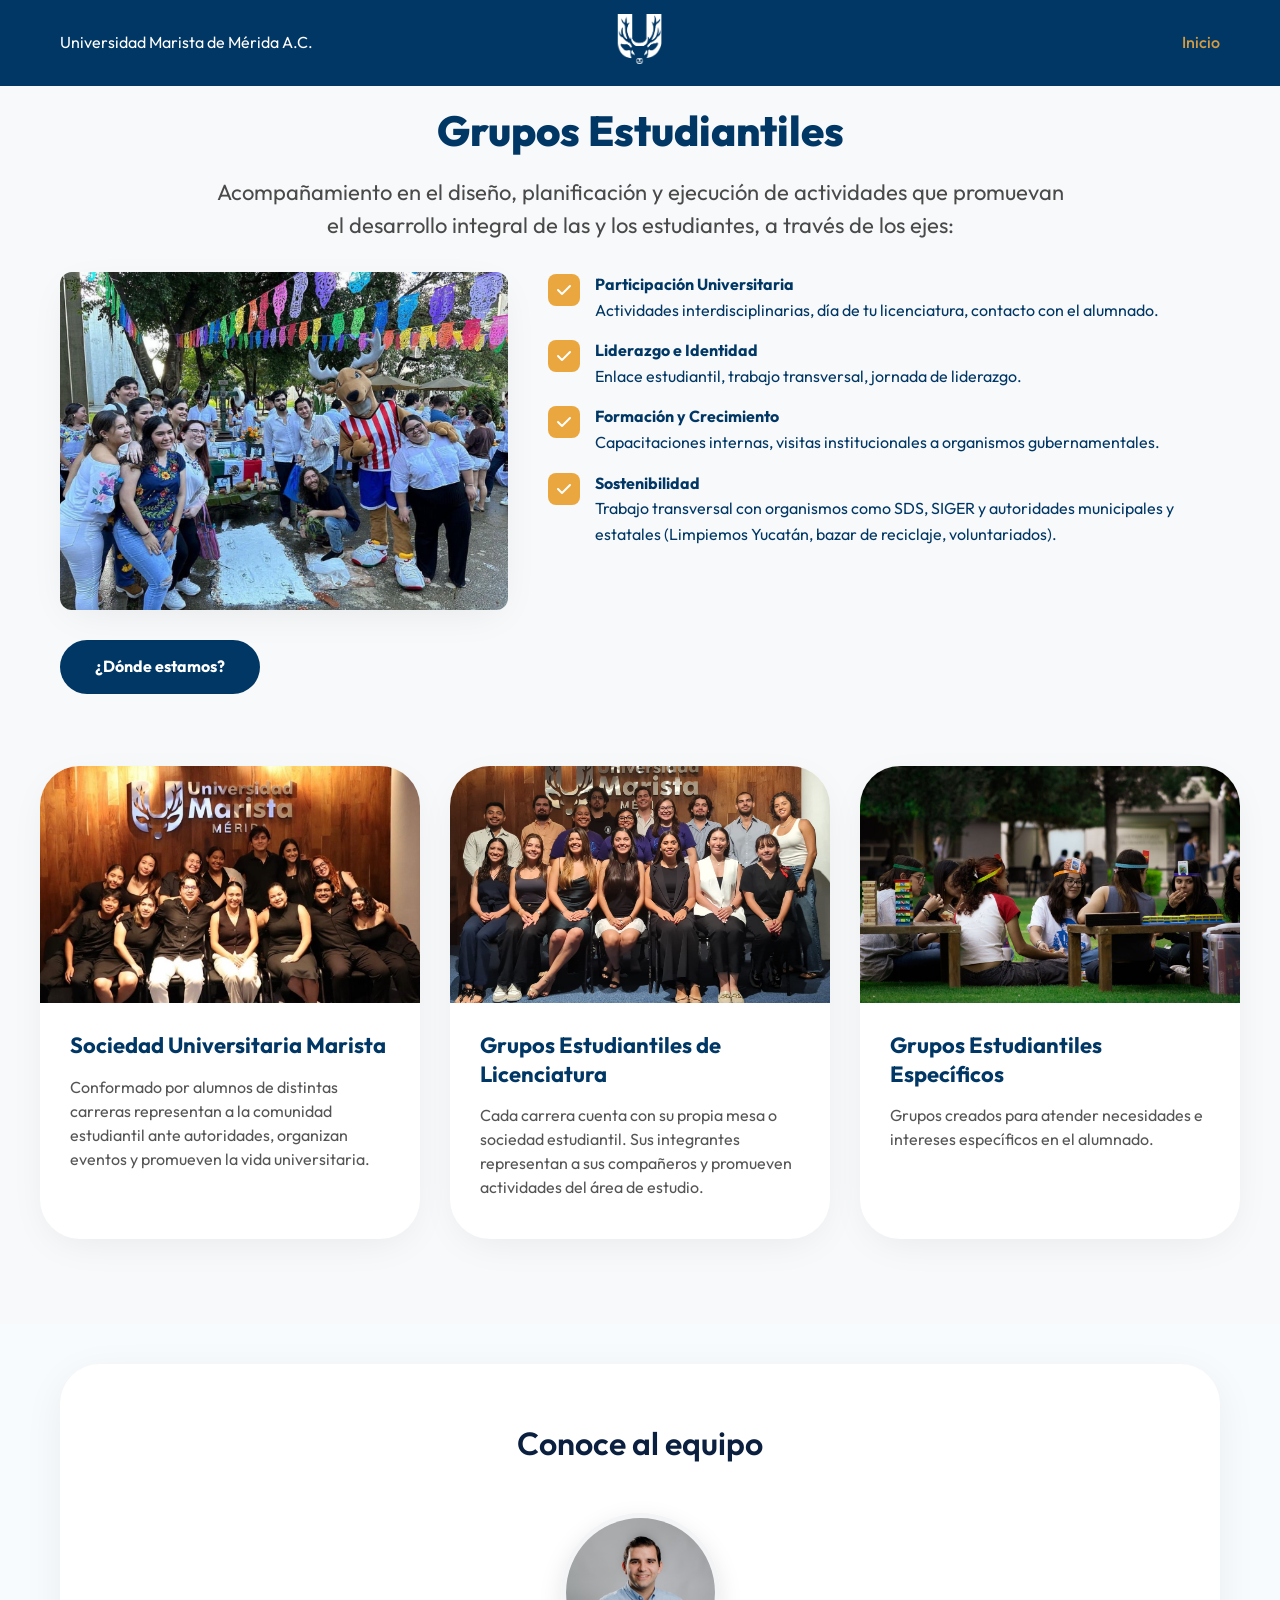
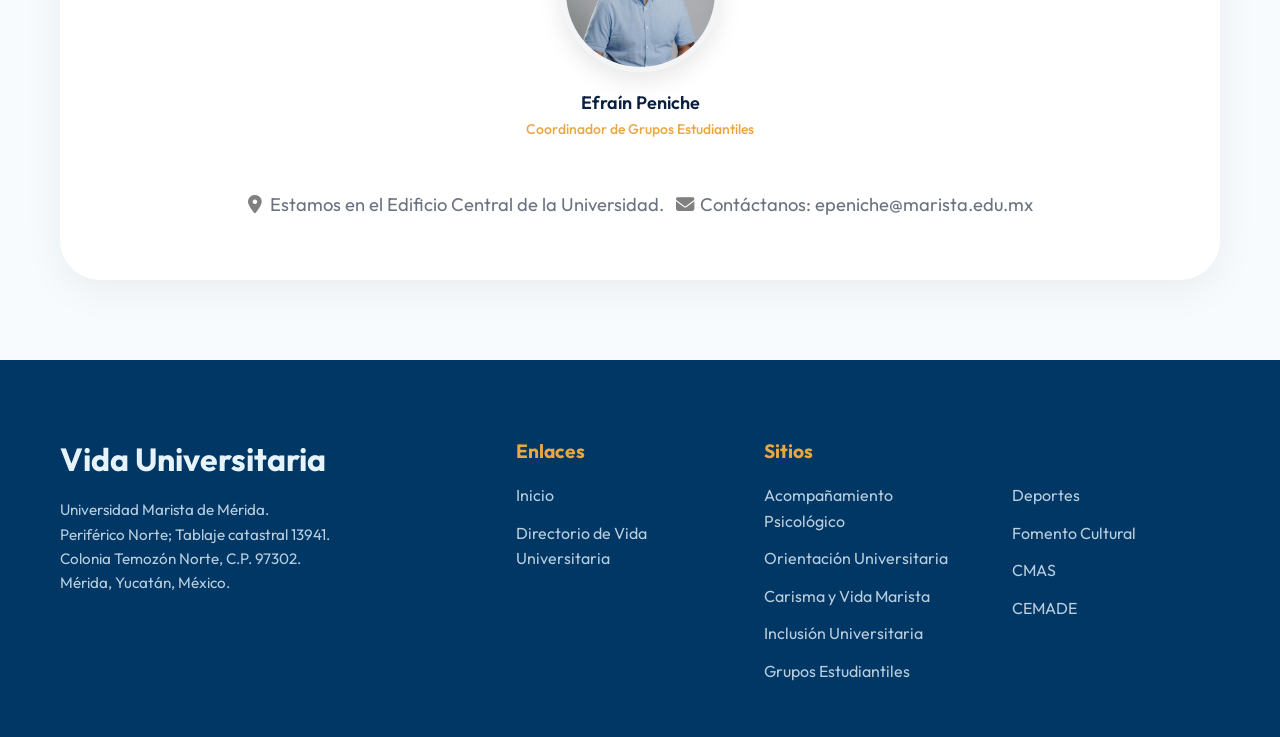
<file: grupos-estudiantiles.html>
<!DOCTYPE html>
<html lang="es">

<head>
  <meta charset="UTF-8">
  <meta name="viewport" content="width=device-width, initial-scale=1.0">
  <title>Grupos Estudiantiles - Vida Universitaria UMM</title>
  <link href="https://fonts.googleapis.com/css2?family=Outfit:wght@400;500;600;700;800&display=swap" rel="stylesheet">
  <link rel="stylesheet" href="https://cdnjs.cloudflare.com/ajax/libs/font-awesome/6.4.0/css/all.min.css">
  <link rel="stylesheet" href="styles.css">
</head>

<body>

  <header class="navbar" style="background-color: var(--primary); position: relative;">
    <div class="nav-left">
      <span class="logo">Universidad Marista de Mérida A.C.</span>
    </div>
    <div class="nav-center">
      <a href="index.html"><img src="Logo.png" alt="Logo Vida Marista" class="nav-logo-icon"></a>
    </div>
    <div class="nav-right">
      <a href="index.html" style="color: #EAA73F;">Inicio</a>
    </div>
    <div class="mobile-menu-btn" id="mobileMenuBtn">
      <i class="fa-solid fa-bars"></i>
    </div>
  </header>

  <section class="modelo-section">
    <div class="modelo-header">
      <h1 class="modelo-title">Grupos Estudiantiles</h1>
      <p class="modelo-subtitle">Acompañamiento en el diseño, planificación y ejecución de actividades que promuevan el desarrollo integral de las y los estudiantes, a través de los ejes:</p>
    </div>
    <div class="modelo-container" style="gap: 40px; align-items: flex-start;">
      <div class="modelo-img-col" style="width: 40%;">
        <img src="iniciodegrupos.jpeg" alt="Grupos Estudiantiles" class="modelo-img" style="position: relative; width: 100%; height: auto; margin: 0; left: 0; display: block; border-radius: 12px; object-fit: contain;">
        <a href="#equipo" class="modelo-btn" style="margin-top: 30px; display: inline-block;">¿Dónde estamos?</a>
      </div>
      <div class="modelo-text-col" style="width: 60%;">
        <div class="modelo-checklist">
          <div class="modelo-check-item" style="align-items: flex-start;">
            <div class="modelo-check-icon" style="margin-top: 2px; flex-shrink: 0;"><i class="fa-solid fa-check"></i></div>
            <span class="modelo-check-text" style="font-size: 16px;"><strong>Participación Universitaria</strong><br><span style="font-weight: 400;">Actividades interdisciplinarias, día de tu licenciatura, contacto con el alumnado.</span></span>
          </div>
          <div class="modelo-check-item" style="align-items: flex-start;">
            <div class="modelo-check-icon" style="margin-top: 2px; flex-shrink: 0;"><i class="fa-solid fa-check"></i></div>
            <span class="modelo-check-text" style="font-size: 16px;"><strong>Liderazgo e Identidad</strong><br><span style="font-weight: 400;">Enlace estudiantil, trabajo transversal, jornada de liderazgo.</span></span>
          </div>
          <div class="modelo-check-item" style="align-items: flex-start;">
            <div class="modelo-check-icon" style="margin-top: 2px; flex-shrink: 0;"><i class="fa-solid fa-check"></i></div>
            <span class="modelo-check-text" style="font-size: 16px;"><strong>Formación y Crecimiento</strong><br><span style="font-weight: 400;">Capacitaciones internas, visitas institucionales a organismos gubernamentales.</span></span>
          </div>
          <div class="modelo-check-item" style="align-items: flex-start;">
            <div class="modelo-check-icon" style="margin-top: 2px; flex-shrink: 0;"><i class="fa-solid fa-check"></i></div>
            <span class="modelo-check-text" style="font-size: 16px;"><strong>Sostenibilidad</strong><br><span style="font-weight: 400;">Trabajo transversal con organismos como SDS, SIGER y autoridades municipales y estatales (Limpiemos Yucatán, bazar de reciclaje, voluntariados).</span></span>
          </div>
        </div>
      </div>
    </div>
  </section>

  <section class="modelo2-section" style="padding-top: 2rem;">
    <div class="modelo2-container">
      <div class="modelo2-grid">
        <!-- Card 1 -->
        <div class="modelo2-card">
          <div class="modelo2-card-img-wrapper">
            <img src="sumanueva.jpeg" alt="Article Image" class="modelo2-card-img">
          </div>
          <div class="modelo2-card-content">
            <h3 class="modelo2-card-title">Sociedad Universitaria Marista</h3>
            <p class="modelo2-card-excerpt">Conformado por alumnos de distintas carreras representan a la comunidad
              estudiantil ante autoridades, organizan eventos y promueven la vida universitaria.</p>
          </div>
        </div>

        <!-- Card 2 -->
        <div class="modelo2-card">
          <div class="modelo2-card-img-wrapper">
            <img src="paraestudiantiles.jpeg" alt="Article Image" class="modelo2-card-img">
          </div>
          <div class="modelo2-card-content">
            <h3 class="modelo2-card-title">Grupos Estudiantiles de Licenciatura</h3>
            <p class="modelo2-card-excerpt">Cada carrera cuenta con su propia mesa o sociedad estudiantil. Sus
              integrantes representan a sus compañeros y promueven actividades del área de estudio.</p>
          </div>
        </div>

        <!-- Card 3 -->
        <div class="modelo2-card">
          <div class="modelo2-card-img-wrapper">
            <img src="especificosGE.jpg" alt="Article Image" class="modelo2-card-img">
          </div>
          <div class="modelo2-card-content">
            <h3 class="modelo2-card-title">Grupos Estudiantiles Específicos</h3>
            <p class="modelo2-card-excerpt">Grupos creados para atender necesidades e intereses específicos en el
              alumnado.</p>
          </div>
        </div>
      </div>
    </div>
  </section>

  <section class="modelo3-wrapper" id="equipo" style="background-color: #f8fbfd;">
    <div class="container">
      <div class="modelo3-section">
        <div class="modelo3-header">
          <h2 class="modelo3-title">Conoce al equipo</h2>
        </div>
        <div class="modelo3-grid" style="justify-content: center;">
          <div class="modelo3-card" style="flex: unset; min-width: 200px; max-width: 300px;">
            <img src="Personal/grupos estudiantiles/1.jpg" class="modelo3-avatar" style="width: 159px; height: 159px;"
              alt="Efraín Peniche">
            <h3 class="modelo3-name">Efraín Peniche</h3>
            <p class="modelo3-role">Coordinador de Grupos Estudiantiles</p>
          </div>
        </div>
        <p class="modelo3-subtitle" style="margin-top: 50px; font-size: 1.15rem;"><i class="fa-solid fa-location-dot"
            style="color: gray; margin-right: 8px;"></i>Estamos en el Edificio Central de la Universidad. <br class="contact-break"><i
            class="fa-solid fa-envelope" style="color: gray; margin-right: 6px; margin-left: 8px;"></i>Contáctanos:
          epeniche@marista.edu.mx</p>
      </div>
    </div>
  </section>

  <footer class="footer">
    <div class="container footer-grid">
      <div class="footer-brand">
        <h2>Vida Universitaria</h2>
        <p>Universidad Marista de Mérida.<br>Periférico Norte; Tablaje catastral 13941.<br>Colonia Temozón Norte, C.P.
          97302.<br>Mérida, Yucatán, México.</p>
      </div>

      <div class="footer-links">
        <h3>Enlaces</h3>
        <ul>
          <li><a href="index.html">Inicio</a></li>
          <li><a href="directorio-vida-universitaria.html">Directorio de Vida Universitaria</a></li>
        </ul>
      </div>

      <div class="footer-links">
        <h3>Sitios</h3>
        <ul>
          <li><a href="acompanamiento-psicologico.html">Acompañamiento Psicológico</a></li>
          <li><a href="orientacion-universitaria.html">Orientación Universitaria</a></li>
          <li><a href="carisma-y-vida-marista.html">Carisma y Vida Marista</a></li>
          <li><a href="inclusion-universitaria.html">Inclusión Universitaria</a></li>
          <li><a href="grupos-estudiantiles.html">Grupos Estudiantiles</a></li>
        </ul>
      </div>

      <div class="footer-links">
        <h3 style="visibility: hidden;">Áreas Extras</h3>
        <ul>
          <li><a href="deportes.html">Deportes</a></li>
          <li><a href="fomento-cultural.html">Fomento Cultural</a></li>
          <li><a href="cmas.html">CMAS</a></li>
          <li><a href="cemade.html">CEMADE</a></li>
        </ul>
      </div>
    </div>
  </footer>

  <script src="script.js"></script>

  <!-- Mobile Menu Overlay -->
  <div class="mobile-menu-overlay" id="mobileMenuOverlay">
    <div class="mobile-menu-close" id="mobileMenuClose">
      <i class="fa-solid fa-xmark"></i>
    </div>
    <div class="mobile-menu-content">
      <a href="index.html">Inicio</a>
      <a href="directorio-vida-universitaria.html">Directorio de Vida Universitaria</a>
      <a href="acompanamiento-psicologico.html">Acompañamiento Psicológico</a>
      <a href="orientacion-universitaria.html">Orientación Universitaria</a>
      <a href="carisma-y-vida-marista.html">Carisma y Vida Marista</a>
      <a href="inclusion-universitaria.html">Inclusión Universitaria</a>
      <a href="grupos-estudiantiles.html">Grupos Estudiantiles</a>
      <a href="deportes.html">Deportes</a>
      <a href="fomento-cultural.html">Fomento Cultural</a>
      <a href="cmas.html">CMAS</a>
      <a href="cemade.html">CEMADE</a>
    </div>
  </div>

</body>

</html>
</file>
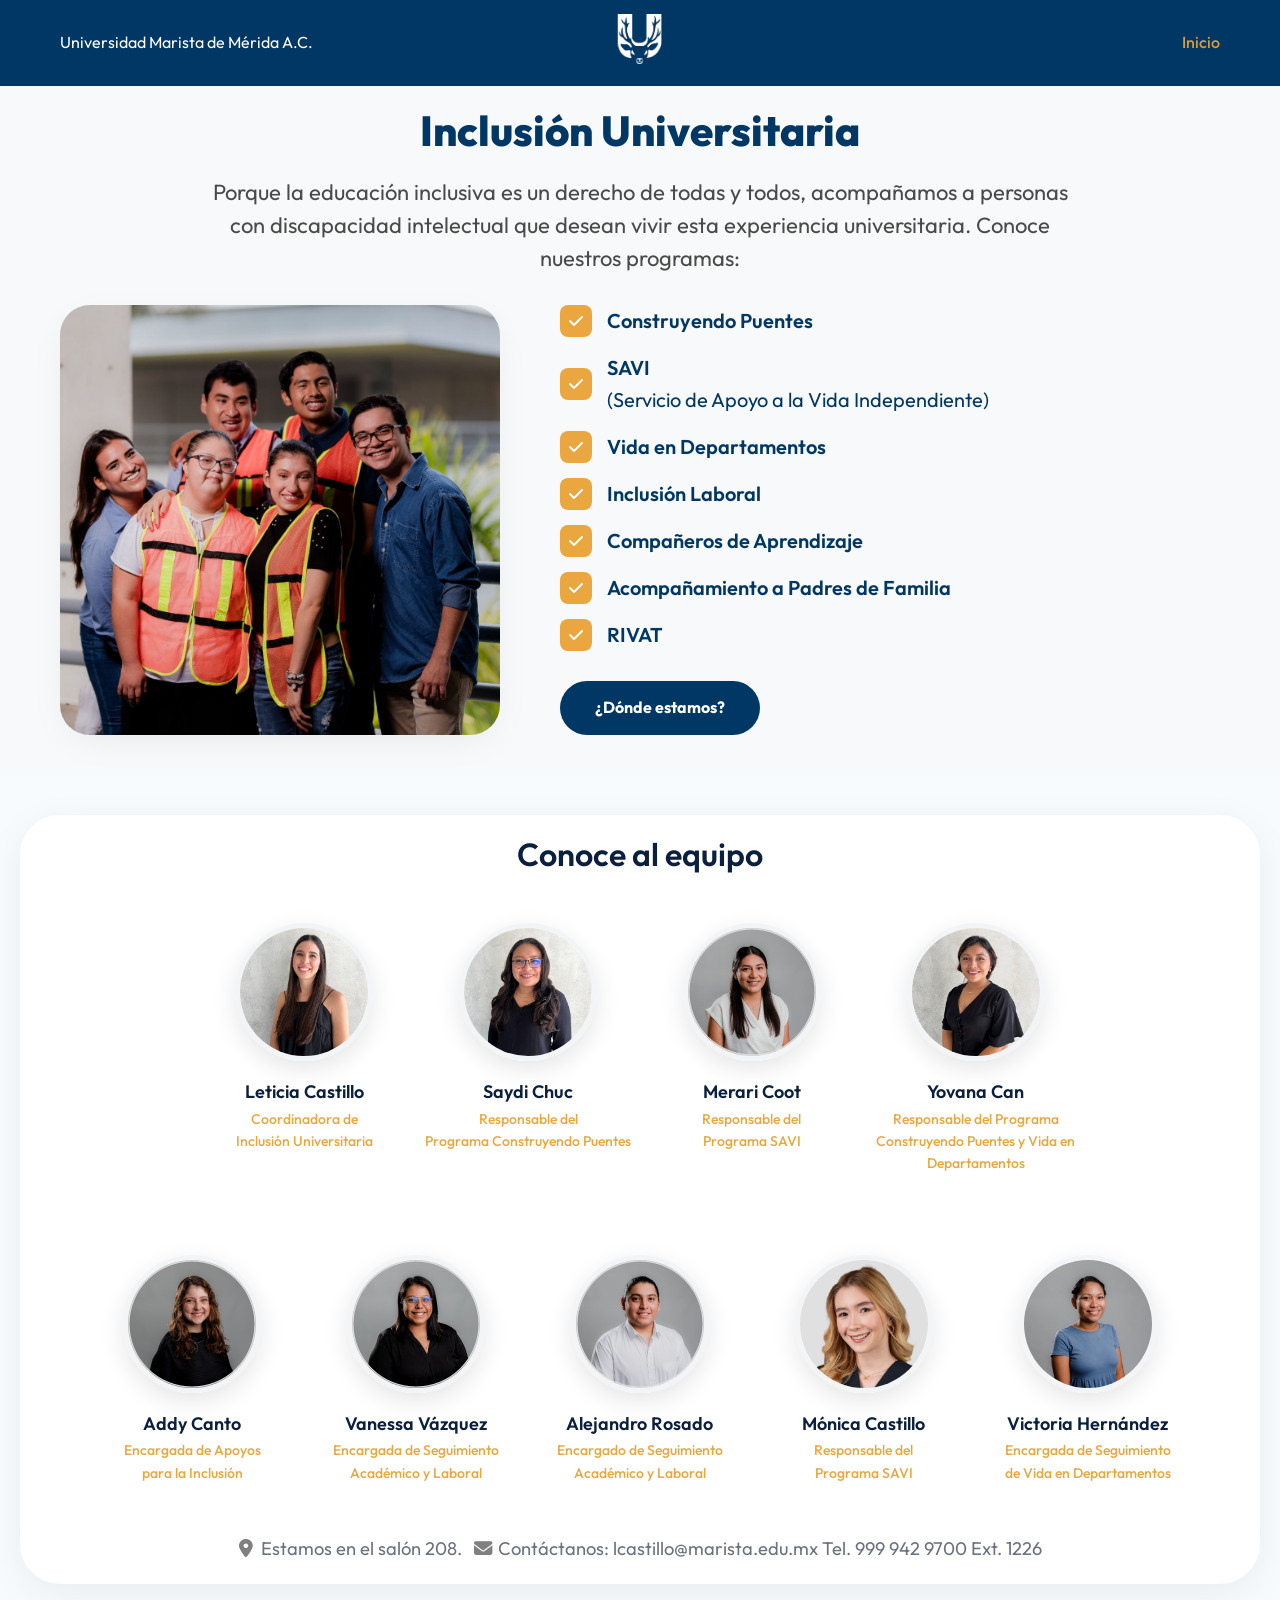
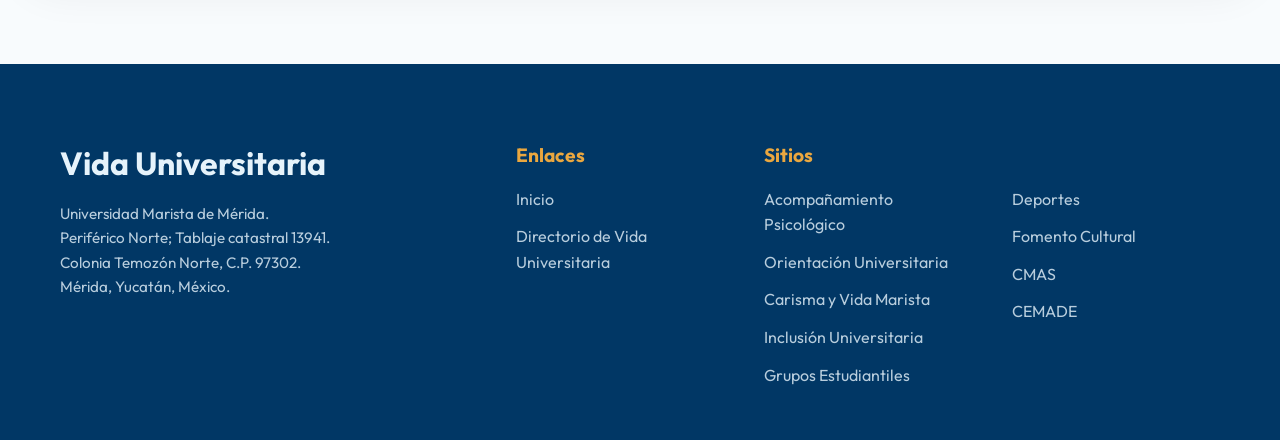
<file: inclusion-universitaria.html>
<!DOCTYPE html>
<html lang="es">

<head>
  <meta charset="UTF-8">
  <meta name="viewport" content="width=device-width, initial-scale=1.0">
  <title>Inclusión Universitaria - Vida Universitaria UMM</title>
  <link href="https://fonts.googleapis.com/css2?family=Outfit:wght@400;500;600;700;800&display=swap" rel="stylesheet">
  <link rel="stylesheet" href="https://cdnjs.cloudflare.com/ajax/libs/font-awesome/6.4.0/css/all.min.css">
  <link rel="stylesheet" href="styles.css">
</head>

<body>

  <header class="navbar" style="background-color: var(--primary); position: relative;">
    <div class="nav-left">
      <span class="logo">Universidad Marista de Mérida A.C.</span>
    </div>
    <div class="nav-center">
      <a href="index.html"><img src="Logo.png" alt="Logo Vida Marista" class="nav-logo-icon"></a>
    </div>
    <div class="nav-right">
      <a href="index.html" style="color: #EAA73F;">Inicio</a>
    </div>
    <div class="mobile-menu-btn" id="mobileMenuBtn">
      <i class="fa-solid fa-bars"></i>
    </div>
  </header>

  <section class="modelo-section">
    <div class="modelo-header">
      <h1 class="modelo-title">Inclusión Universitaria</h1>
      <p class="modelo-subtitle">Porque la educación inclusiva es un derecho de todas y todos, acompañamos a personas
        con discapacidad intelectual que desean vivir esta experiencia universitaria. Conoce nuestros programas:</p>
    </div>
    <div class="modelo-container">
      <div class="modelo-img-col" style="width: 40%;">
        <img src="Diseño sin título.jpg" alt="Inclusión Universitaria" class="modelo-img">
      </div>
      <div class="modelo-text-col" style="width: 60%;">
        <div class="modelo-checklist">
          <div class="modelo-check-item">
            <div class="modelo-check-icon"><i class="fa-solid fa-check"></i></div>
            <span class="modelo-check-text">Construyendo Puentes</span>
          </div>
          <div class="modelo-check-item">
            <div class="modelo-check-icon"><i class="fa-solid fa-check"></i></div>
            <span class="modelo-check-text">SAVI<br><span style="font-weight: 400;">(Servicio de Apoyo a la Vida
                Independiente)</span></span>
          </div>
          <div class="modelo-check-item">
            <div class="modelo-check-icon"><i class="fa-solid fa-check"></i></div>
            <span class="modelo-check-text">Vida en Departamentos</span>
          </div>
          <div class="modelo-check-item">
            <div class="modelo-check-icon"><i class="fa-solid fa-check"></i></div>
            <span class="modelo-check-text">Inclusión Laboral</span>
          </div>
          <div class="modelo-check-item">
            <div class="modelo-check-icon"><i class="fa-solid fa-check"></i></div>
            <span class="modelo-check-text">Compañeros de Aprendizaje</span>
          </div>
          <div class="modelo-check-item">
            <div class="modelo-check-icon"><i class="fa-solid fa-check"></i></div>
            <span class="modelo-check-text">Acompañamiento a Padres de Familia</span>
          </div>
          <div class="modelo-check-item">
            <div class="modelo-check-icon"><i class="fa-solid fa-check"></i></div>
            <span class="modelo-check-text">RIVAT</span>
          </div>
        </div>

        <a href="#equipo" class="modelo-btn">¿Dónde estamos?</a>
      </div>
    </div>
  </section>

  <section class="modelo3-wrapper" id="equipo" style="background-color: #f8fbfd;">
    <div class="container" style="max-width: 1320px;">
      <div class="modelo3-section" style="padding-top: 20px; padding-bottom: 20px;">
        <div class="modelo3-header">
          <h2 class="modelo3-title">Conoce al equipo</h2>
        </div>
        <div class="modelo3-grid" style="justify-content: center; gap: 40px 15px;">
          <div class="modelo3-card" style="flex: 0 1 18%; min-width: 150px;">
            <img src="Personal/inclusion universitaria/1.jpg" class="modelo3-avatar" style="width: 138px; height: 138px;"
              alt="Leticia Castillo">
            <h3 class="modelo3-name">Leticia Castillo</h3>
            <p class="modelo3-role">Coordinadora de<br>Inclusión Universitaria</p>
          </div>
          <div class="modelo3-card" style="flex: 0 1 18%; min-width: 150px;">
            <img src="Personal/inclusion universitaria/2.jpg" class="modelo3-avatar" style="width: 138px; height: 138px;"
              alt="Saydi Chuc">
            <h3 class="modelo3-name">Saydi Chuc</h3>
            <p class="modelo3-role">Responsable del<br>Programa Construyendo Puentes</p>
          </div>
          <div class="modelo3-card" style="flex: 0 1 18%; min-width: 150px;">
            <img src="Personal/inclusion universitaria/3.jpg" class="modelo3-avatar" style="width: 138px; height: 138px;"
              alt="Merari Coot">
            <h3 class="modelo3-name">Merari Coot</h3>
            <p class="modelo3-role">Responsable del<br>Programa SAVI</p>
          </div>
          <div class="modelo3-card" style="flex: 0 1 18%; min-width: 150px;">
            <img src="Personal/inclusion universitaria/4.jpg" class="modelo3-avatar" style="width: 138px; height: 138px;"
              alt="Yovana Can">
            <h3 class="modelo3-name">Yovana Can</h3>
            <p class="modelo3-role">Responsable del Programa<br>Construyendo Puentes y Vida en Departamentos</p>
          </div>
          
          <div style="flex-basis: 100%; height: 0; margin: 0; padding: 0;"></div>
          
          <div class="modelo3-card" style="flex: 0 1 18%; min-width: 150px;">
            <img src="Personal/inclusion universitaria/5.jpg" class="modelo3-avatar" style="width: 138px; height: 138px;"
              alt="Addy Canto">
            <h3 class="modelo3-name">Addy Canto</h3>
            <p class="modelo3-role">Encargada de Apoyos<br>para la Inclusión</p>
          </div>
          <div class="modelo3-card" style="flex: 0 1 18%; min-width: 150px;">
            <img src="Personal/inclusion universitaria/6.jpg" class="modelo3-avatar" style="width: 138px; height: 138px;"
              alt="Vanessa Vázquez">
            <h3 class="modelo3-name">Vanessa Vázquez</h3>
            <p class="modelo3-role">Encargada de Seguimiento<br>Académico y Laboral</p>
          </div>
          <div class="modelo3-card" style="flex: 0 1 18%; min-width: 150px;">
            <img src="Personal/inclusion universitaria/7.jpg" class="modelo3-avatar" style="width: 138px; height: 138px;"
              alt="Alejandro Rosado">
            <h3 class="modelo3-name">Alejandro Rosado</h3>
            <p class="modelo3-role">Encargado de Seguimiento<br>Académico y Laboral</p>
          </div>
          <div class="modelo3-card" style="flex: 0 1 18%; min-width: 150px;">
            <img src="Personal/inclusion universitaria/8.jpeg"
              class="modelo3-avatar" style="width: 138px; height: 138px;" alt="Mónica Castillo">
            <h3 class="modelo3-name">Mónica Castillo</h3>
            <p class="modelo3-role">Responsable del<br>Programa SAVI</p>
          </div>
          <div class="modelo3-card" style="flex: 0 1 18%; min-width: 150px;">
            <img src="Personal/inclusion universitaria/9.jpg" class="modelo3-avatar" style="width: 138px; height: 138px;"
              alt="Victoria Hernández">
            <h3 class="modelo3-name">Victoria Hernández</h3>
            <p class="modelo3-role">Encargada de Seguimiento<br>de Vida en Departamentos</p>
          </div>
        </div>
        <p class="modelo3-subtitle" style="margin-top: 50px; font-size: 1.15rem;"><i class="fa-solid fa-location-dot"
            style="color: gray; margin-right: 8px;"></i>Estamos en el salón 208. <i class="fa-solid fa-envelope" style="color: gray; margin-right: 6px; margin-left: 8px;"></i>Contáctanos: lcastillo@marista.edu.mx Tel. 999 942 9700 Ext. 1226</p>
      </div>
    </div>
  </section>

  <footer class="footer">
    <div class="container footer-grid">
      <div class="footer-brand">
        <h2>Vida Universitaria</h2>
        <p>Universidad Marista de Mérida.<br>Periférico Norte; Tablaje catastral 13941.<br>Colonia Temozón Norte, C.P.
          97302.<br>Mérida, Yucatán, México.</p>
      </div>

      <div class="footer-links">
        <h3>Enlaces</h3>
        <ul>
          <li><a href="index.html">Inicio</a></li>
          <li><a href="directorio-vida-universitaria.html">Directorio de Vida Universitaria</a></li>
        </ul>
      </div>

      <div class="footer-links">
        <h3>Sitios</h3>
        <ul>
          <li><a href="acompanamiento-psicologico.html">Acompañamiento Psicológico</a></li>
          <li><a href="orientacion-universitaria.html">Orientación Universitaria</a></li>
          <li><a href="carisma-y-vida-marista.html">Carisma y Vida Marista</a></li>
          <li><a href="inclusion-universitaria.html">Inclusión Universitaria</a></li>
          <li><a href="grupos-estudiantiles.html">Grupos Estudiantiles</a></li>
        </ul>
      </div>

      <div class="footer-links">
        <h3 style="visibility: hidden;">Áreas Extras</h3>
        <ul>
          <li><a href="deportes.html">Deportes</a></li>
          <li><a href="fomento-cultural.html">Fomento Cultural</a></li>
          <li><a href="cmas.html">CMAS</a></li>
          <li><a href="cemade.html">CEMADE</a></li>
        </ul>
      </div>
    </div>
  </footer>

  <script src="script.js"></script>

  <!-- Mobile Menu Overlay -->
  <div class="mobile-menu-overlay" id="mobileMenuOverlay">
    <div class="mobile-menu-close" id="mobileMenuClose">
      <i class="fa-solid fa-xmark"></i>
    </div>
    <div class="mobile-menu-content">
      <a href="index.html">Inicio</a>
      <a href="directorio-vida-universitaria.html">Directorio de Vida Universitaria</a>
      <a href="acompanamiento-psicologico.html">Acompañamiento Psicológico</a>
      <a href="orientacion-universitaria.html">Orientación Universitaria</a>
      <a href="carisma-y-vida-marista.html">Carisma y Vida Marista</a>
      <a href="inclusion-universitaria.html">Inclusión Universitaria</a>
      <a href="grupos-estudiantiles.html">Grupos Estudiantiles</a>
      <a href="deportes.html">Deportes</a>
      <a href="fomento-cultural.html">Fomento Cultural</a>
      <a href="cmas.html">CMAS</a>
      <a href="cemade.html">CEMADE</a>
    </div>
  </div>

</body>

</html>
</file>
<file: styles.css>
/* ==================================
   CSS VARIABLES & GLOBAL SETTINGS 
=================================== */
:root {
  --primary: #013765;       /* Primario y contenedores (engineering) */
  --primary-dark: #012b50;  
  --primary-hover: #012b50;
  --bg-main: #e6f3fb;       /* Fondo limpio predominante */
  --text-dark: #013765;     /* Texto estándar oscuro para contraste sobre bg-main */
  --text-gray: #013765;     
  --white: #013765;         /* Tarjetas, fondos estadísticos y bloques que usan white antes */
  --white-bg: #e6f3fb;      
  --green: #8b363b;         /* Detalle mínimo red */
  --blue-light: #8b363b;    /* Detalle mínimo red */
  --text-highlight: #e6f3fb; /* Texto principal y de botones */
  --accent-tiny: #eaa73f;    /* Detalles muuuuuy pequeños (checkmarks/borders) */

  --font-main: 'Outfit', sans-serif;
  --radius-sm: 8px;
  --radius-md: 16px;
  --radius-lg: 24px;
  
  --shadow-soft: 0 10px 40px -10px rgba(0,0,0,0.08);
  --shadow-hover: 0 15px 50px -10px rgba(0,0,0,0.12);
  --transition: all 0.3s ease;
}

* {
  margin: 0;
  padding: 0;
  box-sizing: border-box;
}

html { scroll-behavior: smooth; }

body {
  font-family: var(--font-main);
  background-color: var(--bg-main);
  color: var(--text-gray);
  line-height: 1.6;
  overflow-x: hidden;
}

h1, h2, h3, h4 {
  color: var(--text-dark);
  font-weight: 700;
  line-height: 1.2;
}

p {
  margin-bottom: 0;
}

a {
  text-decoration: none;
  color: inherit;
  transition: var(--transition);
}

ul { list-style: none; }

.container {
  max-width: 1200px;
  margin: 0 auto;
  padding: 0 20px;
}

.section-padding { padding: 100px 0; }
.center { text-align: center; }
.mt-3 { margin-top: 1.5rem; }
.mt-4 { margin-top: 2rem; }

.text-primary { color: var(--text-highlight); }
.text-primary-dark { color: var(--primary); } 
.text-green { color: var(--text-highlight); }
.text-blue-light { color: var(--text-highlight); }

/* ==================================
   TYPOGRAPHY
=================================== */
h1 { font-size: 3.5rem; }
h2 { font-size: 2.5rem; margin-bottom: 1rem; }
h3 { font-size: 1.35rem; }

/* ==================================
   BUTTONS
=================================== */
.btn {
  display: inline-block;
  padding: 12px 28px;
  font-family: var(--font-main);
  font-weight: 600;
  font-size: 1rem;
  border: none;
  cursor: pointer;
  transition: var(--transition);
  border-radius: 8px; /* Default */
}

.btn-primary {
  background-color: var(--primary);
  color: var(--text-highlight);
}

.btn-primary:hover {
  background-color: var(--primary-hover);
  transform: translateY(-2px);
  box-shadow: 0 4px 15px rgba(29, 78, 216, 0.4);
}

.btn-outline {
  background-color: transparent;
  color: var(--text-highlight);
  border: 1px solid var(--text-highlight);
}

.btn-outline:hover {
  background-color: var(--text-highlight);
  color: var(--text-dark);
}

.btn-round {
  border-radius: 30px;
}
.btn-wide {
  padding: 14px 40px;
}

.btn-glass {
  background: rgba(255, 255, 255, 0.12);
  backdrop-filter: blur(12px);
  -webkit-backdrop-filter: blur(12px);
  border: 1px solid rgba(255, 255, 255, 0.35);
  color: #ffffff;
  border-radius: 30px;
}

.btn-glass:hover {
  background: rgba(255, 255, 255, 0.22);
  border-color: rgba(255, 255, 255, 0.6);
  transform: translateY(-2px);
  box-shadow: 0 8px 24px rgba(0, 0, 0, 0.15);
}

/* ==================================
   NAVBAR (HEADER)
=================================== */
.navbar {
  position: absolute;
  top: 0;
  left: 0;
  width: 100%;
  padding: 30px 60px;
  display: flex;
  justify-content: space-between;
  align-items: center;
  z-index: 10;
  color: var(--text-highlight);
}

.nav-left, .nav-right {
  display: flex;
  gap: 30px;
}

.nav-center {
  position: absolute;
  left: 50%;
  transform: translateX(-50%);
}

.nav-left a, .nav-right a {
  font-size: 1rem;
  font-weight: 500;
  opacity: 0.9;
}

.nav-left a:hover, .nav-right a:hover {
  opacity: 1;
}

.nav-center .logo {
  font-size: 1.5rem;
  font-weight: 700;
  letter-spacing: 0.5px;
}

.mobile-menu-btn {
  display: none;
  font-size: 1.5rem;
  color: #ffffff;
  cursor: pointer;
}

/* ==================================
   HERO SECTION
=================================== */
.hero {
  position: relative;
  height: 95vh;
  min-height: 600px;
  background: url('46877.jpg') center/cover no-repeat;
  display: flex;
  justify-content: center;
  align-items: center;
  text-align: center;
  color: #ffffff;
}

.hero .overlay {
  position: absolute;
  top: 0; left: 0; right: 0; bottom: 0;
  background: linear-gradient(to bottom, rgba(15,23,42,0.4), rgba(15,23,42,0.7));
}

.hero-content {
  position: relative;
  z-index: 10;
  text-align: center;
  margin-top: 50px;
  color: #ffffff;
}

.hero-content h1 {
  color: #ffffff;
  font-size: 4.5rem;
  margin-bottom: 24px;
}

.hero-content p {
  color: #ffffff;
  font-size: 1.4rem;
  opacity: 1; /* Eliminé opacity para que sea blanco puro fuerte */
  margin-bottom: 70px;
  max-width: 800px;
  margin-inline: auto;
}

.hero-actions {
  display: flex;
  gap: 40px;
  justify-content: center;
}

.hero-actions .btn {
  border-radius: 30px;
  padding: 14px 36px;
  font-size: 1.1rem;
  color: #ffffff !important;
}

/* ==================================
   COMMITMENT SECTION
=================================== */
.commitment-header {
  display: flex;
  justify-content: space-between;
  align-items: flex-end;
  margin-bottom: 25px;
}

.commitment-header h2 {
  color: var(--primary);
  font-size: 2.8rem;
  line-height: 1.2;
}

.commitment-header p {
  color: var(--text-dark);
  opacity: 0.8;
  max-width: 800px; /* Incrementado para forzar una sola línea */
  font-size: 1.3rem;
  text-align: right;
}

.commitment-grid {
  display: grid;
  grid-template-columns: 1fr 1.2fr 0.56fr;
  gap: 30px;
  align-items: stretch;
}

.col-left .img-main {
  width: 100%;
  height: 420px;
  object-fit: cover;
  border-radius: var(--radius-md);
}

.col-center {
  display: flex;
  flex-direction: column;
}

.col-center .btn {
  margin-top: auto;
  align-self: flex-start;
}

.col-center .center-img-wrapper {
  position: relative;
  margin-bottom: 24px;
}

.col-center .img-secondary {
  border-radius: var(--radius-md);
  box-shadow: 0 10px 30px rgba(0,0,0,0.1);
  width: 100%;
  height: 240px;
  object-fit: cover;
}

.col-center .center-desc {
  margin-top: 25px;
}

.floating-badge {
  position: absolute;
  bottom: -20px;
  left: -30px;
  background: var(--white);
  padding: 16px;
  border-radius: var(--radius-md);
  box-shadow: var(--shadow-soft);
  display: flex;
  flex-direction: column;
  align-items: center;
}
.badge-number {
  color: var(--text-highlight);
  font-size: 1.5rem;
  font-weight: 700;
  line-height: 1;
}
.badge-text { font-size: 0.9rem; font-weight: 500; margin-bottom: 8px; color: var(--text-highlight); }
.badge-avatars { display: flex; }
.badge-avatars img {
  width: 32px; height: 32px;
  border-radius: 50%;
  border: 2px solid var(--white);
  margin-left: -10px;
}
.badge-avatars img:first-child { margin-left: 0; }

.center-desc {
  margin-bottom: 24px;
  font-size: 0.95rem;
}

.col-right {
  display: grid;
  grid-template-rows: repeat(4, 1fr);
  gap: 15px;
}

.stat-card {
  background: #ffffff;
  border-radius: var(--radius-md);
  padding: 16px 20px;
  display: flex;
  flex-direction: column;
  justify-content: center;
  align-items: center;
  text-align: center;
  gap: 8px;
  transition: var(--transition);
  box-shadow: 0 10px 25px -5px rgba(0,0,0,0.05); /* Sombra elegante para separar la tarjeta blanca del fondo */
}

.stat-card .stat-num {
  color: #8b363b !important;
}

.stat-card .stat-label {
  color: #013765 !important;
  font-weight: 500;
}
.stat-card:hover {
  transform: translateY(-4px);
  box-shadow: var(--shadow-hover);
}
.stat-num {
  font-size: 1.8rem;
  font-weight: 800;
  line-height: 1;
  margin-bottom: 5px;
}
.stat-label {
  font-weight: 500;
  font-size: 1.1rem;
  color: var(--text-highlight);
}

/* ==================================
   ACADEMIC OFFERINGS
=================================== */
.offerings-container h2 {
  color: var(--primary);
}

.offerings .section-title h2 {
  color: #56c4e2 !important;
}

.offerings-grid {
  display: grid;
  grid-template-columns: repeat(3, 1fr);
  grid-auto-rows: 1fr;
  gap: 35px 25px; /* Más espacio vertical entre filas */
  margin-top: 60px; /* Más espacio bajo el título */
}

.course-card {
  background: var(--primary);
  border-radius: var(--radius-md);
  padding: 20px;
  display: flex;
  align-items: center;
  gap: 15px;
  color: var(--text-highlight);
  transition: var(--transition);
  box-shadow: 0 10px 30px -10px rgba(29, 78, 216, 0.3);
}

.course-card:hover {
  transform: translateY(-5px);
  box-shadow: 0 20px 40px -10px rgba(29, 78, 216, 0.4);
}

.course-icon {
  font-size: 2rem;
  opacity: 0.9;
  color: #ffffff;
}

.course-info h3 {
  color: #EAA73F;
  font-size: 1.15rem;
  margin-bottom: 4px;
}

.navbar .logo {
  color: #ffffff !important;
  font-size: 1rem;
  font-weight: 400;
}

.navbar .nav-logo-icon {
  height: 50px;
  width: auto;
  object-fit: contain;
}

.course-info p {
  color: #ffffff;
  font-size: 0.85rem;
  line-height: 1.4;
  opacity: 0.85;
}

.footer-links h3 {
  color: #EAA73F !important;
}

/* ==================================
   ADMISSION PROCESS
=================================== */
.admission-grid {
  display: grid;
  grid-template-columns: 1fr 1fr;
  gap: 60px;
  align-items: center;
  margin-top: 50px;
}

.adm-img img {
  width: 100%;
  border-radius: var(--radius-md);
  box-shadow: var(--shadow-soft);
}

.adm-steps {
  display: flex;
  flex-direction: column;
  gap: 20px;
}

.step {
  display: flex;
  align-items: center;
  gap: 20px;
}

.step-check {
  width: 36px;
  height: 36px;
  background: var(--accent-tiny);
  color: var(--primary);
  border-radius: 50%;
  display: flex;
  justify-content: center;
  align-items: center;
  font-size: 0.9rem;
  flex-shrink: 0;
}

.step-text {
  font-weight: 600;
  color: var(--text-dark);
  font-size: 1.1rem;
}

/* ==================================
   TESTIMONIALS
=================================== */
.testimonials {
  background: var(--primary);
  color: var(--text-highlight);
}

.testimonials h2 { color: var(--text-highlight); }
.test-subtitle { opacity: 0.9; margin-bottom: 50px; }

.carousel {
  position: relative;
  max-width: 800px;
  margin: 0 auto;
  display: flex;
  justify-content: space-between;
  align-items: center;
}

.carousel-btn {
  background: transparent;
  color: var(--text-highlight);
  border: none;
  font-size: 1.5rem;
  cursor: pointer;
  padding: 10px;
  transition: var(--transition);
}
.carousel-btn:hover {
  transform: scale(1.2);
}

.carousel-content {
  text-align: center;
  flex: 1;
}

.avatar-wrapper {
  margin-bottom: 20px;
}
.test-avatar {
  width: 90px;
  height: 90px;
  border-radius: 50%;
  border: 3px solid rgba(255,255,255,0.3);
  object-fit: cover;
}

.test-name {
  color: var(--text-highlight);
  font-size: 1.3rem;
  margin-bottom: 4px;
}
.test-role {
  font-size: 0.9rem;
  opacity: 0.8;
  margin-bottom: 20px;
}
.test-quote {
  font-size: 1.15rem;
  font-weight: 300;
  line-height: 1.6;
}

/* ==================================
   BLOG SECTION
=================================== */
.blog-header {
  display: flex;
  justify-content: space-between;
  align-items: center;
  margin-bottom: 50px;
}

.blog-header-right {
  display: flex;
  align-items: center;
  gap: 30px;
}

.blog-grid {
  display: grid;
  grid-template-columns: repeat(3, 1fr);
  gap: 30px;
}

.blog-card {
  background: var(--white);
  border-radius: var(--radius-md);
  overflow: hidden;
  box-shadow: var(--shadow-soft);
  transition: var(--transition);
}
.blog-card:hover {
  transform: translateY(-5px);
  box-shadow: var(--shadow-hover);
}

.blog-img {
  width: 100%;
  height: 220px;
  object-fit: cover;
}

.blog-content {
  padding: 30px;
  text-align: left;
  color: var(--text-highlight);
}

.blog-tag {
  display: inline-block;
  background: var(--green);
  color: var(--text-highlight);
  padding: 6px 16px;
  border-radius: 20px;
  font-size: 0.85rem;
  font-weight: 500;
  margin-bottom: 15px;
}

.blog-date {
  font-size: 0.85rem;
  font-weight: 600;
  color: var(--text-highlight);
  margin-bottom: 10px;
}

.blog-card-title {
  color: var(--primary);
  font-size: 1.25rem;
  margin-bottom: 15px;
}

/* ==================================
   CTA SECTION
=================================== */
.cta h2 { color: var(--primary); }
.cta-subtitle { margin-bottom: 30px; }

/* ==================================
   FOOTER
=================================== */
.footer {
  background: var(--primary);
  color: var(--text-highlight);
  padding: 80px 0 40px;
}

.footer-grid {
  display: grid;
  grid-template-columns: 2fr 1fr 1fr 1fr;
  gap: 40px;
}

.footer-brand h2 {
  color: var(--text-highlight);
  font-size: 2rem;
  margin-bottom: 20px;
}

.footer-brand p {
  opacity: 0.8;
  font-size: 0.95rem;
}

.footer-links h3 {
  color: var(--text-highlight);
  font-size: 1.2rem;
  margin-bottom: 20px;
}

.footer-links ul li {
  margin-bottom: 12px;
}

.footer-links ul li a {
  opacity: 0.8;
}

.footer-links ul li a:hover {
  opacity: 1;
  padding-left: 5px;
}

/* ==================================
   MEDIA QUERIES (RESPONSIVE)
=================================== */
@media (max-width: 1024px) {
  .commitment-grid {
    grid-template-columns: 1fr 1fr;
  }
  .col-right {
    grid-column: 1 / -1;
    grid-template-columns: repeat(4, 1fr);
    grid-template-rows: 1fr;
  }
  .floating-badge {
    left: 20px;
  }
  .offerings-grid {
    grid-template-columns: repeat(2, 1fr);
  }
  .blog-grid {
    grid-template-columns: repeat(2, 1fr);
  }
  .footer-grid {
    grid-template-columns: 1fr 1fr;
  }
}

@media (max-width: 768px) {
  .navbar { padding: 20px; }
  .nav-left, .nav-right { display: none; }
  .nav-center { margin-right: auto; }
  .mobile-menu-btn { display: block; }
  
  h1 { font-size: 2.5rem; }
  h2 { font-size: 2rem; }
  
  .hero-content h1 {
    font-size: 2.8rem;
    line-height: 1.1;
  }
  
  .hero-content p {
    font-size: 1.1rem;
    padding: 0 15px;
    margin-bottom: 40px;
  }

  .hero-actions {
    flex-direction: column;
    gap: 15px;
    padding: 0 20px;
  }
  
  .commitment-header {
    flex-direction: column;
    align-items: flex-start;
    gap: 15px;
  }
  .commitment-header p { text-align: left; }
  .commitment-grid { grid-template-columns: 1fr; }
  .col-right { grid-template-columns: repeat(2, 1fr); grid-template-rows: repeat(2, 1fr); }
  
  .offerings-grid { grid-template-columns: 1fr; }
  .admission-grid { grid-template-columns: 1fr; }
  
  .blog-header {
    flex-direction: column;
    align-items: flex-start;
    gap: 20px;
  }
  .blog-header-right { flex-direction: column; align-items: flex-start;}
  
  .blog-grid { grid-template-columns: 1fr; }
  .footer-grid { grid-template-columns: 1fr; }
}

/* ==================================
   MODELO 1 SECTION
=================================== */
.modelo-section {
  background-color: #F8F9FA;
  padding: 20px 0 40px;
}

.modelo-container {
  display: flex;
  flex-direction: row;
  align-items: stretch;
  max-width: 1200px;
  margin: 0 auto;
  gap: 60px;
  padding: 0 20px;
}

.modelo-img-col {
  width: 55%;
  position: relative;
  min-height: 0;
}

.modelo-img {
  position: absolute;
  top: 0;
  left: 0;
  width: 100%;
  height: 100%;
  object-fit: cover;
  border-radius: 30px;
  box-shadow: var(--shadow-soft);
}

.modelo-text-col {
  width: 45%;
  display: flex;
  flex-direction: column;
}

.modelo-header {
  text-align: center;
  max-width: 900px;
  margin: 0 auto 30px;
  padding: 0 20px;
}

.modelo-title {
  color: #013765;
  font-size: 42px;
  font-weight: 800;
  line-height: 1.2;
  margin-bottom: 20px;
  font-family: var(--font-main);
}

.modelo-subtitle {
  color: #4A4A4A;
  font-size: 22px;
  font-weight: 400;
  line-height: 1.5;
  margin-bottom: 0px;
}

.modelo-checklist {
  display: flex;
  flex-direction: column;
  gap: 15px;
  margin-bottom: 30px;
}

.modelo-checklist-2col {
  display: grid;
  grid-template-columns: 1fr 1fr;
  gap: 15px 20px;
  margin-bottom: 30px;
}

.modelo-checklist-3col {
  display: grid;
  grid-template-columns: 1fr 1fr 1fr;
  gap: 12px 15px;
  margin-bottom: 30px;
}

.modelo-checklist-3col .modelo-check-icon {
  width: 24px;
  height: 24px;
  font-size: 12px;
}
.modelo-check-item {
  display: flex;
  align-items: center;
  gap: 15px;
}

.modelo-check-icon {
  width: 32px;
  height: 32px;
  background-color: #EAA73F;
  border-radius: 8px;
  display: flex;
  justify-content: center;
  align-items: center;
  color: #FFFFFF;
  font-size: 16px;
  flex-shrink: 0;
}

.modelo-check-text {
  color: #013765;
  font-size: 20px;
  font-weight: 600;
}

.modelo-btn {
  background-color: #013765;
  color: #FFFFFF;
  font-weight: 700;
  font-size: 16px;
  border-radius: 50px;
  padding: 14px 35px;
  border: none;
  cursor: pointer;
  align-self: flex-start;
  transition: all 0.3s ease;
  display: inline-block;
  text-decoration: none;
}

.modelo-btn:hover {
  background-color: #012b50;
  color: #FFFFFF;
  transform: translateY(-2px);
  box-shadow: 0 4px 15px rgba(1, 55, 101, 0.4);
}

@media (max-width: 992px) {
  .modelo-container {
    flex-direction: column;
    gap: 30px !important;
  }
  .modelo-container > div {
    width: 100% !important;
  }
  .modelo-img-col {
    width: 100%;
    aspect-ratio: 16/9;
  }
  .modelo-text-col {
    width: 100%;
  }
  .modelo-title {
    font-size: 32px;
  }
}

@media (max-width: 768px) {
  /* Fix grupos estudiantiles: image col with inline position:relative img */
  .modelo-img-col {
    aspect-ratio: unset !important;
    height: auto !important;
    min-height: 0 !important;
  }
  .modelo-img-col .modelo-img {
    position: relative !important;
    width: 100% !important;
    height: auto !important;
  }
  .modelo-container {
    gap: 20px !important;
  }
  .modelo-img-col .modelo-btn {
    margin-top: 20px;
  }
  .modelo-checklist {
    gap: 18px;
  }
  .modelo-check-text {
    font-size: 16px !important;
  }
  .modelo-subtitle {
    font-size: 18px;
  }
}

/* ===================================
   MODELO 2 SECTION
=================================== */
.modelo2-section {
  background-color: #F8F9FA;
  padding: 40px 20px 85px;
}

.modelo2-container {
  max-width: 1200px;
  margin: 0 auto;
}

.modelo2-header {
  display: flex;
  justify-content: space-between;
  align-items: flex-start;
  margin-bottom: 60px;
  gap: 40px;
}

.modelo2-header-left {
  width: 45%;
}

.modelo2-header-right {
  width: 50%;
  display: flex;
  flex-direction: column;
  align-items: flex-start;
}

.modelo2-title {
  color: #013765;
  font-size: 48px;
  font-weight: 700;
  line-height: 1.2;
  margin: 0;
}

.modelo2-subtitle {
  color: #555555;
  font-size: 18px;
  line-height: 1.6;
  margin-bottom: 30px;
}

.modelo2-btn {
  background-color: #013765;
  color: #FFFFFF;
  padding: 15px 40px;
  border-radius: 50px;
  text-decoration: none;
  font-weight: 600;
  font-size: 16px;
  display: inline-block;
  transition: all 0.3s ease;
}

.modelo2-btn:hover {
  background-color: #EAA73F;
  color: #FFFFFF;
  transform: translateY(-2px);
}

.modelo2-grid {
  display: grid;
  grid-template-columns: repeat(3, 1fr);
  gap: 30px;
}

.modelo2-card {
  background-color: #FFFFFF;
  border-radius: 40px;
  box-shadow: var(--shadow-soft);
  overflow: hidden;
  display: flex;
  flex-direction: column;
  transition: transform 0.3s ease;
}

.modelo2-card:hover {
  transform: translateY(-5px);
}

.modelo2-card-img-wrapper {
  width: 100%;
  position: relative;
}

.modelo2-card-img {
  width: 100%;
  aspect-ratio: 16/10;
  object-fit: cover;
}

.modelo2-tag {
  background-color: #013765;
  color: #FFFFFF;
  padding: 8px 24px;
  border-radius: 20px;
  font-size: 14px;
  font-weight: 600;
  display: inline-block;
  position: absolute;
  bottom: -15px;
  left: 50%;
  transform: translateX(-50%);
  z-index: 2;
  white-space: nowrap;
}

.modelo2-card-content {
  padding: 20px 30px 40px;
  display: flex;
  flex-direction: column;
  flex-grow: 1;
}

.modelo2-card-date {
  color: #111111;
  font-size: 14px;
  font-weight: 700;
  margin-bottom: 10px;
}

.modelo2-card-title {
  color: #013765;
  font-size: 22px;
  font-weight: 700;
  line-height: 1.3;
  margin-bottom: 15px;
}

.modelo2-card-excerpt {
  color: #555555;
  font-size: 16px;
  line-height: 1.5;
  margin-bottom: 0;
}

@media (max-width: 992px) {
  .modelo2-header {
    flex-direction: column;
  }
  .modelo2-header-left, .modelo2-header-right {
    width: 100%;
  }
  .modelo2-grid {
    grid-template-columns: repeat(2, 1fr) !important;
  }
}

@media (max-width: 768px) {
  .modelo2-grid {
    grid-template-columns: 1fr !important;
  }
}

/* ==================================
   DEPORTES - HORIZONTAL CARDS GRID
=================================== */
.deportes-cards-section {
  background-color: #F8F9FA;
  padding: 4px 0 60px;
}

.deportes-cards-grid {
  display: grid;
  grid-template-columns: repeat(2, 1fr);
  gap: 16px;
  max-width: 1200px;
  margin: 0 auto;
  padding: 0 20px;
}

.deportes-hcard {
  background: #ffffff;
  border-radius: 16px;
  display: flex;
  flex-direction: row;
  align-items: stretch;
  padding: 0;
  gap: 0;
  overflow: hidden;
  min-height: 200px;
  transition: transform 0.3s ease, box-shadow 0.3s ease;
  box-shadow: 0 4px 20px rgba(1,55,101,0.10);
}

.deportes-hcard:hover {
  transform: translateY(-3px);
  box-shadow: 0 10px 32px rgba(1,55,101,0.16);
}

.deportes-hcard-img {
  width: 50%;
  flex-shrink: 0;
  object-fit: cover;
  display: block;
  border-radius: 0;
}

.deportes-hcard-body {
  flex: 1;
  display: flex;
  flex-direction: column;
  gap: 8px;
  padding: 18px 20px;
  min-width: 0;
}

.deportes-hcard-title {
  color: #013765;
  font-size: 18px;
  font-weight: 700;
  line-height: 1.3;
  margin: 0;
  font-family: var(--font-main);
}

.deportes-hcard-desc {
  color: #2e5f8a;
  font-size: 14px;
  line-height: 1.6;
  margin: 0;
}

@media (max-width: 992px) {
  .deportes-cards-grid {
    grid-template-columns: 1fr;
    gap: 14px;
  }
}

@media (max-width: 480px) {
  .deportes-hcard {
    flex-direction: column;
    min-height: unset;
  }
  .deportes-hcard-img {
    width: 100%;
    height: 200px;
  }
}

/* MODELO 3 - Seccion de Equipo */
.modelo3-wrapper {
  padding: 40px 0 80px 0;
}

.modelo3-section {
  padding: 60px 40px;
  background: #ffffff;
  border-radius: 40px;
  text-align: center;
  box-shadow: 0 10px 40px rgba(0,0,0,0.06);
}

.modelo3-header {
  margin-bottom: 50px;
}

.modelo3-title {
  font-family: 'Outfit', sans-serif;
  color: #0b1f3f;
  font-size: 32px;
  font-weight: 600;
  margin-bottom: 15px;
}

.modelo3-subtitle {
  color: #6b7280;
  font-size: 16px;
  font-weight: 400;
}

.modelo3-grid {
  display: flex;
  justify-content: space-around;
  flex-wrap: wrap;
  gap: 30px;
}

.modelo3-card {
  display: flex;
  flex-direction: column;
  align-items: center;
  text-align: center;
  flex: 1;
  min-width: 160px;
}

.modelo3-avatar {
  width: 138px;
  height: 138px;
  border-radius: 50%;
  object-fit: cover;
  border: 5px solid #f3f4f6;
  box-shadow: 0 8px 25px rgba(0,0,0,0.1);
  margin-bottom: 20px;
  transition: transform 0.3s ease;
}

.modelo3-card:hover .modelo3-avatar {
  transform: translateY(-5px);
}

.modelo3-name {
  color: #0b1f3f;
  font-weight: 600;
  font-size: 18px;
  margin-bottom: 5px;
}

.modelo3-role {
  color: #EAA73F;
  font-size: 14px;
  font-weight: 500;
}

@media (max-width: 768px) {
  .modelo3-section {
    padding: 40px 20px;
  }
}

/* ==================================
   DIRECTORIO (SECCION CENTRAL)
=================================== */
.dir-section {
  padding: 60px 20px;
  max-width: 1300px;
  margin: 0 auto;
}

.dir-general-wrapper {
  position: relative;
  width: 160px;
  height: 160px;
  margin: 0 auto 20px auto;
  border-radius: 50%;
  padding: 8px;
  background: white;
  outline: 4px solid var(--primary-dark);
}
.dir-general-img {
  width: 100%;
  height: 100%;
  border-radius: 50%;
  object-fit: cover;
}
.dir-general-badge {
  position: absolute;
  bottom: -12px;
  left: 50%;
  transform: translateX(-50%);
  background: var(--primary-dark);
  color: white;
  font-size: 0.70rem;
  font-weight: 700;
  letter-spacing: 1px;
  padding: 6px 16px;
  border-radius: 12px;
  white-space: nowrap;
}
.dir-general-info {
  text-align: center;
  margin-bottom: 35px;
}
.dir-general-name {
  color: #1e293b;
  font-size: 1.5rem;
  font-weight: 800;
  margin-bottom: 5px;
}
.dir-general-role {
  color: #94a3b8;
  font-size: 0.95rem;
  font-style: italic;
  font-weight: 400;
}

/* Header de Seccion */
.dir-section-header {
  display: flex;
  align-items: center;
  gap: 15px;
  margin-bottom: 30px;
}
.dir-section-title {
  color: var(--section-color);
  font-size: 1.15rem;
  font-weight: 700;
  margin: 0;
  white-space: nowrap;
}
.dir-section-line {
  flex: 1;
  height: 2px;
  background: linear-gradient(to right, var(--section-color), transparent);
  opacity: 0.2;
}

/* Grids */
.dir-grid {
  display: flex;
  justify-content: center;
  flex-wrap: wrap;
  gap: 30px;
  margin-bottom: 60px;
}
.dir-grid-sm {
  gap: 20px;
  margin-bottom: 0;
}

/* Person Component */
.dir-person {
  display: flex;
  flex-direction: column;
  align-items: center;
  text-align: center;
  width: 170px;
}
.dir-avatar-wrapper {
  width: 115px;
  height: 115px;
  border-radius: 50%;
  padding: 4px;
  background: white;
  outline: 3px solid var(--ring-color);
  margin-bottom: 15px;
  box-shadow: 0 4px 10px rgba(0,0,0,0.05);
}
.dir-avatar {
  width: 100%;
  height: 100%;
  border-radius: 50%;
  object-fit: cover;
}
.dir-name {
  color: #013765;
  font-size: 0.95rem;
  font-weight: 700;
  margin-bottom: 3px;
  line-height: 1.2;
}
.dir-role {
  color: #94a3b8;
  font-size: 0.75rem;
  font-weight: 500;
  line-height: 1.25;
}

/* Cards (White Backgrounds) */
.dir-card-row {
  display: flex;
  justify-content: center;
  gap: 30px;
  margin-bottom: 30px;
  flex-wrap: wrap;
}
.dir-white-card {
  background: #ffffff;
  border-radius: 20px;
  padding: 20px 20px;
  flex: 1;
  min-width: 300px;
  box-shadow: 0 6px 20px rgba(0,0,0,0.04);
}

/* ==================================
   MOBILE MENU OVERLAY
=================================== */
.mobile-menu-overlay {
  position: fixed;
  top: 0;
  left: 0;
  width: 100%;
  height: 100%;
  background: var(--primary);
  z-index: 1000;
  display: flex;
  flex-direction: column;
  padding: 80px 30px;
  transform: translateX(100%);
  transition: transform 0.3s ease;
  overflow-y: auto;
}

.mobile-menu-overlay.active {
  transform: translateX(0);
}

.mobile-menu-close {
  position: absolute;
  top: 30px;
  right: 30px;
  font-size: 2rem;
  color: #EAA73F;
  cursor: pointer;
}

.mobile-menu-content a {
  display: block;
  font-size: 1.5rem;
  color: #fff;
  margin-bottom: 20px;
  font-weight: 600;
  text-decoration: none;
}

.mobile-menu-content a:hover {
  color: #EAA73F;
}

/* ==================================
   MOBILE TWEAKS FOR TICKETS
=================================== */
.contact-break { display: none; }

@media (max-width: 768px) {
  /* CMAS fix */
  .modelo-checklist-2col {
    grid-template-columns: 1fr;
  }
  
  /* Footer extra items fix */
  .footer-links h3[style*="visibility: hidden"] {
    display: none !important;
  }
  .footer-grid {
    gap: 20px;
  }
  .footer-grid > .footer-links:nth-child(4) {
    margin-top: -20px;
  }

  /* Contact two lines fix */
  .contact-break { display: block; margin-bottom: 5px; }
  .modelo3-subtitle .fa-envelope {
    margin-left: 0 !important;
  }
}

/* Carisma y Vida Marista - Mobile Optimization */
@media (max-width: 992px) {
  .carisma-flex-row {
    flex-direction: column !important;
    gap: 30px !important;
  }
  .carisma-flex-row > div {
    width: 100% !important;
    flex: none !important;
  }
  .carisma-grid {
    grid-template-columns: 1fr !important;
    gap: 20px !important;
  }
  
  /* Centrar botón en móvil */
  .carisma-flex-row + div[style*="text-align: right"] {
    text-align: center !important;
    margin-top: 10px;
  }

  .carisma-flex-row {
    margin-top: 20px;
  }
}

@media (max-width: 768px) {
  /* Título y descripción responsivos en la sección de carisma */
  .carisma-flex-row {
     margin-bottom: 20px;
  }
}
</file>
